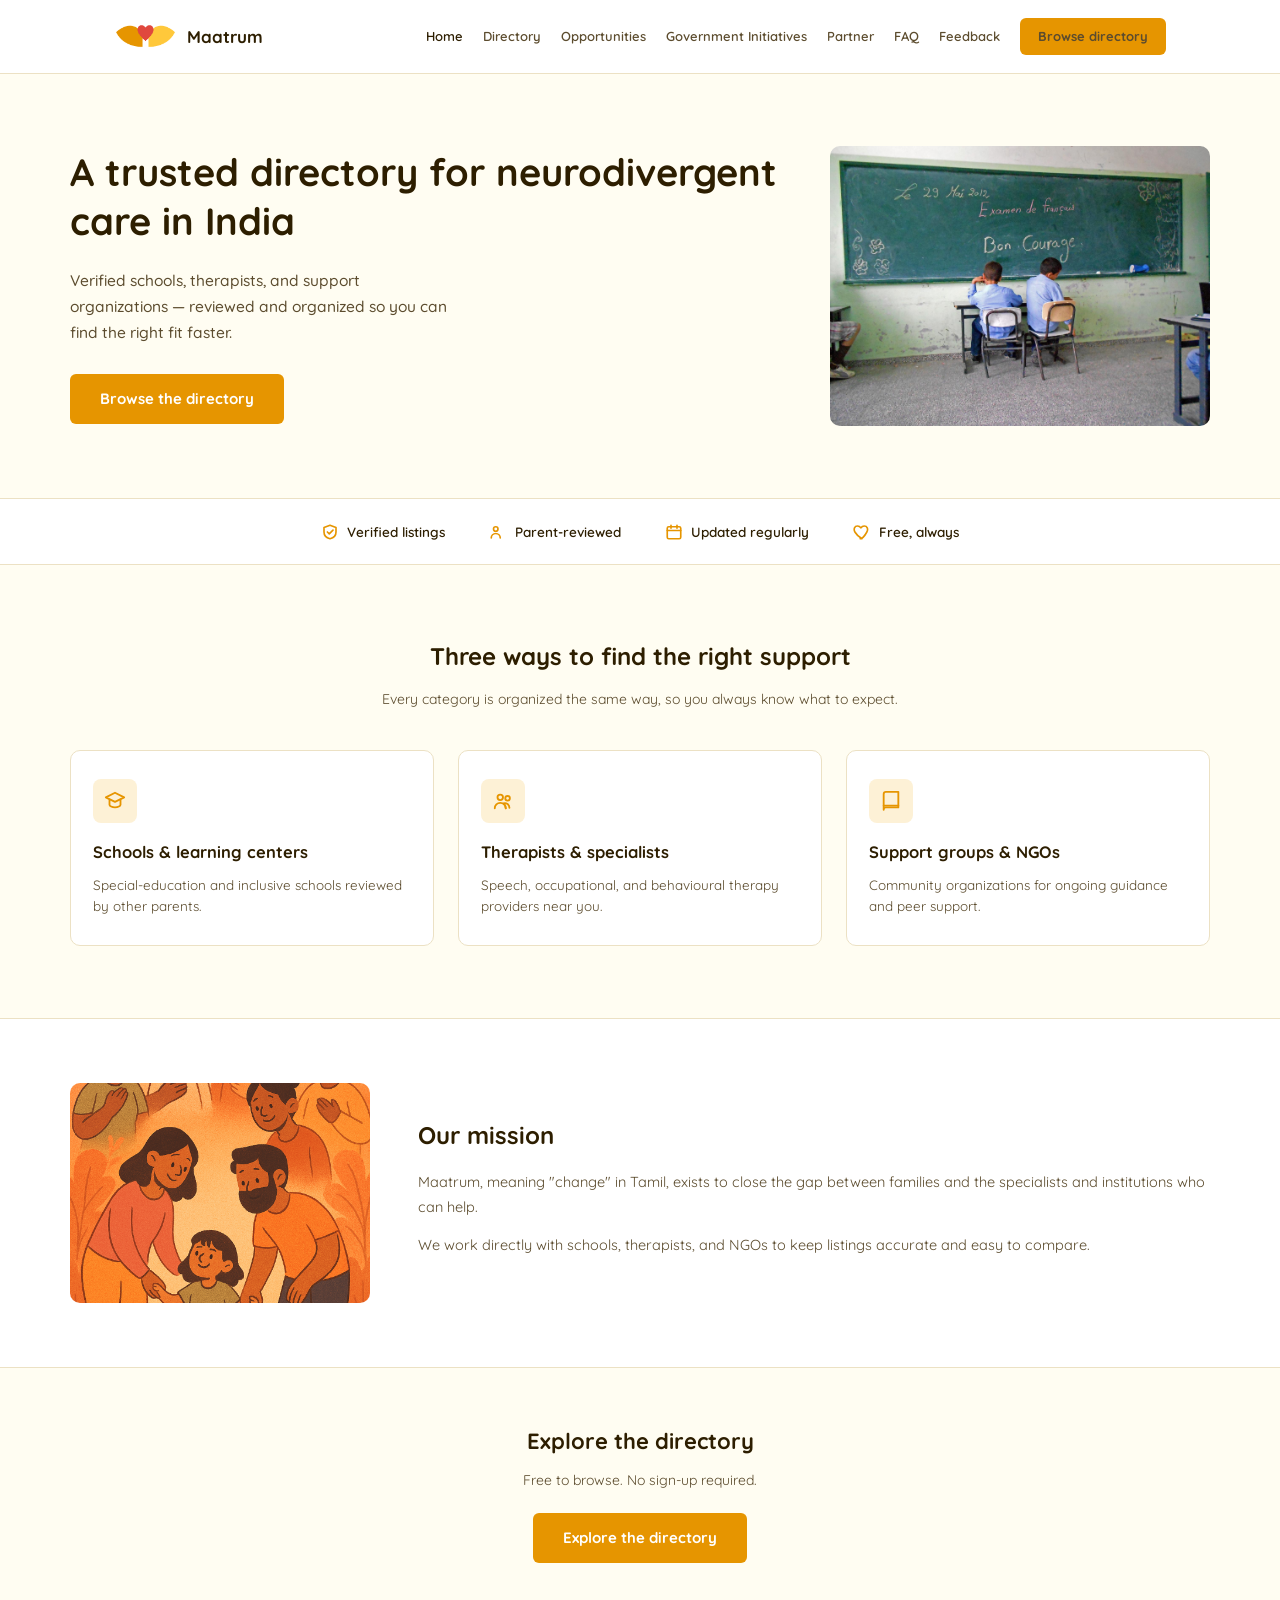
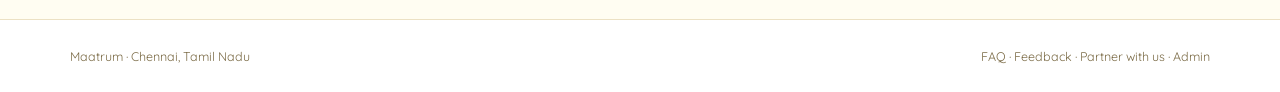
<file: index.html>
<!DOCTYPE html>
<html lang="en">
<head>
<script async src="https://www.googletagmanager.com/gtag/js?id=G-WJBPDDQL6F"></script>
<script>
  window.dataLayer = window.dataLayer || [];
  function gtag(){dataLayer.push(arguments);}
  gtag('js', new Date());
  gtag('config', 'G-WJBPDDQL6F');
</script>

<meta charset="UTF-8">
<meta name="viewport" content="width=device-width, initial-scale=1">

<title>Maatrum | Verified Special Needs Schools &amp; Therapists in Chennai</title>
<meta name="description" content="A free, verified directory of special education schools, therapists, and support organizations for neurodivergent children in Chennai and across India. No sign-up required.">
<link rel="canonical" href="https://maatrum.netlify.app/">

<meta property="og:type" content="website">
<meta property="og:site_name" content="Maatrum">
<meta property="og:title" content="Maatrum | Verified Special Needs Care in India">
<meta property="og:description" content="Verified schools, therapists, and support organizations — reviewed and organized so you can find the right fit faster.">
<meta property="og:url" content="https://maatrum.netlify.app/">
<meta property="og:image" content="https://maatrum.netlify.app/cover.jpg">
<meta name="twitter:card" content="summary_large_image">
<meta name="twitter:title" content="Maatrum | Verified Special Needs Care in India">
<meta name="twitter:description" content="Verified schools, therapists, and support organizations for neurodivergent children.">
<meta name="twitter:image" content="https://maatrum.netlify.app/cover.jpg">

<link rel="preconnect" href="https://fonts.googleapis.com">
<link rel="preconnect" href="https://fonts.gstatic.com" crossorigin>
<link href="https://fonts.googleapis.com/css2?family=Quicksand:wght@500;600;700&display=swap" rel="stylesheet">
<link rel="icon" href="favicon-32.png" sizes="32x32">
<link rel="icon" href="favicon-16.png" sizes="16x16">
<link rel="apple-touch-icon" href="favicon-180.png">
<link rel="stylesheet" href="site.css">

<script type="application/ld+json">
{
  "@context": "https://schema.org",
  "@type": "Organization",
  "name": "Maatrum",
  "url": "https://maatrum.netlify.app/",
  "logo": "https://maatrum.netlify.app/logo.png",
  "description": "A free directory of verified special education schools, therapists, and support organizations for neurodivergent children in India.",
  "areaServed": {
    "@type": "City",
    "name": "Chennai",
    "address": {
      "@type": "PostalAddress",
      "addressLocality": "Chennai",
      "addressRegion": "Tamil Nadu",
      "addressCountry": "IN"
    }
  }
}
</script>
</head>
<body>

<a class="skip-link" href="#main">Skip to content</a>

<header class="site-header">
  <div class="header-inner">
    <a class="brand" href="index.html">
      <img src="logo-mark.png" alt="">
      <span>Maatrum</span>
    </a>

    <button class="nav-toggle" aria-expanded="false" aria-controls="site-nav" aria-label="Menu">
      <span></span><span></span><span></span>
    </button>

    <nav class="site-nav" id="site-nav">
      <a href="index.html" aria-current="page">Home</a>
      <a href="directory.html">Directory</a>
      <a href="opportunities.html">Opportunities</a>
      <a href="gvmnt.html">Government Initiatives</a>
      <a href="partner.html">Partner</a>
      <a href="faq.html">FAQ</a>
      <a href="feedback.html">Feedback</a>
      <a class="btn btn-sm" href="directory.html">Browse directory</a>
    </nav>
  </div>
</header>

<main id="main">

  <section class="hero">
    <div class="hero-inner">
      <div class="hero-copy">
        <h1>A trusted directory for neurodivergent care in India</h1>
        <p>Verified schools, therapists, and support organizations — reviewed and
           organized so you can find the right fit faster.</p>
        <a class="btn" href="directory.html">Browse the directory</a>
      </div>
      <img class="hero-img" src="cover.jpg"
           alt="A parent and child sitting together in a calm, sunlit room">
    </div>
  </section>

  <section class="trust" aria-label="Why families trust Maatrum">
    <ul>
      <li>
        <svg width="18" height="18" viewBox="0 0 24 24" fill="none" stroke="#e69500" stroke-width="2.2" stroke-linecap="round" stroke-linejoin="round" aria-hidden="true"><path d="M12 3 4 6v6c0 5 3.5 8 8 9 4.5-1 8-4 8-9V6l-8-3Z"/><path d="m8.5 12 2.5 2.5L16 9.5"/></svg>
        Verified listings
      </li>
      <li>
        <svg width="18" height="18" viewBox="0 0 24 24" fill="none" stroke="#e69500" stroke-width="2.2" stroke-linecap="round" stroke-linejoin="round" aria-hidden="true"><circle cx="9" cy="8" r="3"/><path d="M3 20c0-3.3 2.7-6 6-6s6 2.7 6 6"/></svg>
        Parent-reviewed
      </li>
      <li>
        <svg width="18" height="18" viewBox="0 0 24 24" fill="none" stroke="#e69500" stroke-width="2.2" stroke-linecap="round" stroke-linejoin="round" aria-hidden="true"><rect x="3" y="5" width="18" height="16" rx="2"/><path d="M3 10h18M8 3v4M16 3v4"/></svg>
        Updated regularly
      </li>
      <li>
        <svg width="18" height="18" viewBox="0 0 24 24" fill="none" stroke="#e69500" stroke-width="2.2" stroke-linecap="round" stroke-linejoin="round" aria-hidden="true"><path d="M12 21s-7-4.5-9.5-9C.5 8 2 4 6 4c2 0 3.5 1 4.5 2.5C11.5 5 13 4 15 4c4 0 5.5 4 3.5 8-2.5 4.5-6.5 9-9 9Z"/></svg>
        Free, always
      </li>
    </ul>
  </section>

  <section class="categories">
    <div class="section-head">
      <h2>Three ways to find the right support</h2>
      <p>Every category is organized the same way, so you always know what to expect.</p>
    </div>

    <div class="cat-grid">
      <a class="cat-card" href="directory.html?type=School">
        <div class="cat-icon">
          <svg width="22" height="22" viewBox="0 0 24 24" fill="none" stroke="#e69500" stroke-width="2" stroke-linecap="round" stroke-linejoin="round" aria-hidden="true"><path d="M12 3 2 8l10 5 10-5-10-5Z"/><path d="M6 10.5V16c0 1.5 2.7 3 6 3s6-1.5 6-3v-5.5"/></svg>
        </div>
        <h3>Schools &amp; learning centers</h3>
        <p>Special-education and inclusive schools reviewed by other parents.</p>
      </a>

      <a class="cat-card" href="directory.html?type=Therapist">
        <div class="cat-icon">
          <svg width="22" height="22" viewBox="0 0 24 24" fill="none" stroke="#e69500" stroke-width="2" stroke-linecap="round" stroke-linejoin="round" aria-hidden="true"><circle cx="9" cy="8" r="3"/><circle cx="17" cy="9" r="2.5"/><path d="M3 20c0-3.3 2.7-6 6-6s6 2.7 6 6"/><path d="M15 20c0-2.2-1-4.2-2.5-5.4a5 5 0 0 1 6.5 4.8"/></svg>
        </div>
        <h3>Therapists &amp; specialists</h3>
        <p>Speech, occupational, and behavioural therapy providers near you.</p>
      </a>

      <a class="cat-card" href="directory.html?type=NGO">
        <div class="cat-icon">
          <svg width="22" height="22" viewBox="0 0 24 24" fill="none" stroke="#e69500" stroke-width="2" stroke-linecap="round" stroke-linejoin="round" aria-hidden="true"><path d="M4 4.5A2.5 2.5 0 0 1 6.5 2H20v17H6.5A2.5 2.5 0 0 0 4 21.5v-17Z"/><path d="M4 17h16"/></svg>
        </div>
        <h3>Support groups &amp; NGOs</h3>
        <p>Community organizations for ongoing guidance and peer support.</p>
      </a>
    </div>
  </section>

  <section class="mission">
    <div class="mission-inner">
      <img src="family supporting.png"
           alt="Members of a family standing together with a support worker">
      <div class="mission-copy">
        <h2>Our mission</h2>
        <p>Maatrum, meaning "change" in Tamil, exists to close the gap between families
           and the specialists and institutions who can help.</p>
        <p>We work directly with schools, therapists, and NGOs to keep listings accurate
           and easy to compare.</p>
      </div>
    </div>
  </section>

  <section class="closing">
    <h2>Explore the directory</h2>
    <p>Free to browse. No sign-up required.</p>
    <a class="btn" href="directory.html">Explore the directory</a>
  </section>

</main>

<footer class="site-footer">
  <div class="footer-inner">
    <span>Maatrum &middot; Chennai, Tamil Nadu</span>
    <span>
      <a href="faq.html">FAQ</a> &middot;
      <a href="feedback.html">Feedback</a> &middot;
      <a href="partner.html">Partner with us</a> &middot;
      <a href="admin.html">Admin</a>
    </span>
  </div>
</footer>

<script>
  var t = document.querySelector('.nav-toggle');
  var n = document.getElementById('site-nav');
  t.addEventListener('click', function () {
    var open = n.classList.toggle('open');
    t.setAttribute('aria-expanded', open);
  });
</script>


</body>
</html>
</file>
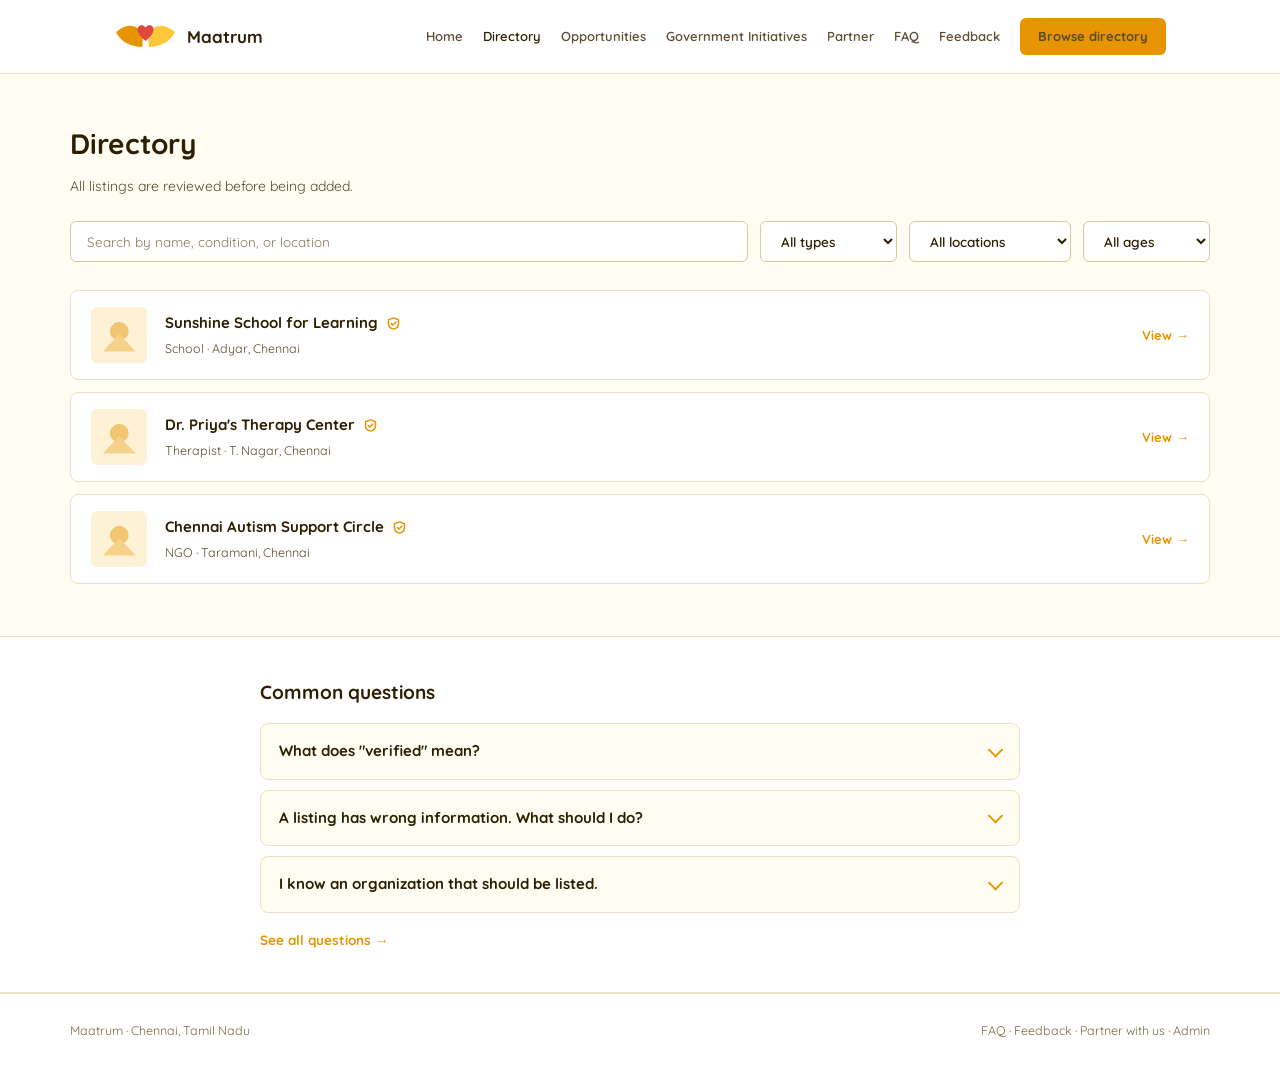
<file: directory.html>
<!DOCTYPE html>
<html lang="en">
<head>
<script async src="https://www.googletagmanager.com/gtag/js?id=G-WJBPDDQL6F"></script>
<script>
  window.dataLayer = window.dataLayer || [];
  function gtag(){dataLayer.push(arguments);}
  gtag('js', new Date());
  gtag('config', 'G-WJBPDDQL6F');
</script>

<meta charset="UTF-8">
<meta name="viewport" content="width=device-width, initial-scale=1">

<title>Directory | Special Needs Schools, Therapists &amp; NGOs in Chennai | Maatrum</title>
<meta name="description" content="Browse verified special education schools, therapists, and support organizations across Chennai. Filter by type, location, and age group. Free, no sign-up.">
<link rel="canonical" href="https://maatrum.netlify.app/directory.html">

<meta property="og:type" content="website">
<meta property="og:site_name" content="Maatrum">
<meta property="og:title" content="Maatrum Directory | Verified Special Needs Services">
<meta property="og:description" content="Browse verified schools, therapists, and NGOs. Filter by type, location, and age group.">
<meta property="og:url" content="https://maatrum.netlify.app/directory.html">
<meta property="og:image" content="https://maatrum.netlify.app/cover.jpg">

<link rel="preconnect" href="https://fonts.googleapis.com">
<link rel="preconnect" href="https://fonts.gstatic.com" crossorigin>
<link href="https://fonts.googleapis.com/css2?family=Quicksand:wght@500;600;700&display=swap" rel="stylesheet">
<link rel="icon" href="favicon-32.png" sizes="32x32">
<link rel="icon" href="favicon-16.png" sizes="16x16">
<link rel="apple-touch-icon" href="favicon-180.png">
<link rel="stylesheet" href="site.css">
</head>
<body>

<a class="skip-link" href="#main">Skip to content</a>

<header class="site-header">
  <div class="header-inner">
    <a class="brand" href="index.html">
      <img src="logo-mark.png" alt="">
      <span>Maatrum</span>
    </a>

    <button class="nav-toggle" aria-expanded="false" aria-controls="site-nav" aria-label="Menu">
      <span></span><span></span><span></span>
    </button>

    <nav class="site-nav" id="site-nav">
      <a href="index.html">Home</a>
      <a href="directory.html" aria-current="page">Directory</a>
      <a href="opportunities.html">Opportunities</a>
      <a href="gvmnt.html">Government Initiatives</a>
      <a href="partner.html">Partner</a>
      <a href="faq.html">FAQ</a>
      <a href="feedback.html">Feedback</a>
      <a class="btn btn-sm" href="directory.html">Browse directory</a>
    </nav>
  </div>
</header>

<main id="main">

  <section class="dir-head">
    <div class="dir-head-inner">
      <h1>Directory</h1>
      <p>All listings are reviewed before being added.</p>
    </div>
  </section>

  <section class="dir-filters">
    <div class="dir-filters-inner">
      <label class="skip-link" for="q">Search listings</label>
      <input id="q" type="search" placeholder="Search by name, condition, or location">

      <label class="skip-link" for="f-type">Type</label>
      <select id="f-type">
        <option value="">All types</option>
        <option>School</option>
        <option>Centre</option>
        <option>Therapist</option>
        <option>NGO</option>
        <option>Organization</option>
      </select>

      <label class="skip-link" for="f-loc">Location</label>
      <select id="f-loc">
        <option value="">All locations</option>
        <option>Adyar</option>
        <option>Kottivakkam</option>
        <option>Mahalingapuram</option>
        <option>T. Nagar</option>
        <option>Thiruvanmiyur</option>
        <option>Taramani</option>
      </select>

      <label class="skip-link" for="f-age">Age group</label>
      <select id="f-age">
        <option value="">All ages</option>
        <option>Early years</option>
        <option>Primary</option>
        <option>Secondary</option>
        <option>Adult</option>
      </select>
    </div>
  </section>

  <section class="dir-list">
    <div class="dir-list-inner" id="listings">

      <!-- ===================================================================
           PRE-RENDERED LISTINGS
           Replace the sample rows below with output from your build script.
           Each row needs data-name / data-type / data-loc / data-age so the
           filters work without a round trip to Firestore.
           =================================================================== -->

      <a class="listing" href="#" data-name="Sunshine School for Learning" data-type="School" data-loc="Adyar" data-age="Primary">
        <img src="listing-placeholder.png" alt="">
        <div class="listing-body">
          <div class="listing-name">
            <strong>Sunshine School for Learning</strong>
            <svg width="15" height="15" viewBox="0 0 24 24" fill="none" stroke="#e69500" stroke-width="2.4" stroke-linecap="round" stroke-linejoin="round" aria-label="Verified"><title>Verified</title><path d="M12 3 4 6v6c0 5 3.5 8 8 9 4.5-1 8-4 8-9V6l-8-3Z"/><path d="m8.5 12 2.5 2.5L16 9.5"/></svg>
          </div>
          <div class="listing-meta">School &middot; Adyar, Chennai</div>
        </div>
        <span class="listing-cta">View &rarr;</span>
      </a>

      <a class="listing" href="#" data-name="Dr. Priya's Therapy Center" data-type="Therapist" data-loc="T. Nagar" data-age="Early years">
        <img src="listing-placeholder.png" alt="">
        <div class="listing-body">
          <div class="listing-name">
            <strong>Dr. Priya's Therapy Center</strong>
            <svg width="15" height="15" viewBox="0 0 24 24" fill="none" stroke="#e69500" stroke-width="2.4" stroke-linecap="round" stroke-linejoin="round" aria-label="Verified"><title>Verified</title><path d="M12 3 4 6v6c0 5 3.5 8 8 9 4.5-1 8-4 8-9V6l-8-3Z"/><path d="m8.5 12 2.5 2.5L16 9.5"/></svg>
          </div>
          <div class="listing-meta">Therapist &middot; T. Nagar, Chennai</div>
        </div>
        <span class="listing-cta">View &rarr;</span>
      </a>

      <a class="listing" href="#" data-name="Chennai Autism Support Circle" data-type="NGO" data-loc="Taramani" data-age="Secondary">
        <img src="listing-placeholder.png" alt="">
        <div class="listing-body">
          <div class="listing-name">
            <strong>Chennai Autism Support Circle</strong>
            <svg width="15" height="15" viewBox="0 0 24 24" fill="none" stroke="#e69500" stroke-width="2.4" stroke-linecap="round" stroke-linejoin="round" aria-label="Verified"><title>Verified</title><path d="M12 3 4 6v6c0 5 3.5 8 8 9 4.5-1 8-4 8-9V6l-8-3Z"/><path d="m8.5 12 2.5 2.5L16 9.5"/></svg>
          </div>
          <div class="listing-meta">NGO &middot; Taramani, Chennai</div>
        </div>
        <span class="listing-cta">View &rarr;</span>
      </a>

    </div>

    <div class="dir-list-inner">
      <p class="dir-empty" id="empty" hidden>No listings match those filters. Try clearing one.</p>
    </div>
  </section>

  <section class="faq-inline">
    <div class="faq-inline-inner">
      <h2>Common questions</h2>

      <details class="faq">
        <summary>What does "verified" mean?</summary>
        <div class="faq-body">
          <p>Before a listing is published we confirm that the organization exists, that its
             contact details work, and that the services and age groups listed are accurate.
             It isn't an endorsement or a quality rating.</p>
        </div>
      </details>

      <details class="faq">
        <summary>A listing has wrong information. What should I do?</summary>
        <div class="faq-body">
          <p>Tell us through the <a href="feedback.html">feedback form</a> — choose "Correct
             an existing listing" and name the organization. You can do this anonymously.</p>
        </div>
      </details>

      <details class="faq">
        <summary>I know an organization that should be listed.</summary>
        <div class="faq-body">
          <p>Use the <a href="feedback.html">feedback form</a> and choose "Suggest an
             organization to add." You don't need to be connected to it to suggest it.</p>
        </div>
      </details>

      <a class="faq-more" href="faq.html">See all questions &rarr;</a>
    </div>
  </section>

</main>

<footer class="site-footer">
  <div class="footer-inner">
    <span>Maatrum &middot; Chennai, Tamil Nadu</span>
    <span>
      <a href="faq.html">FAQ</a> &middot;
      <a href="feedback.html">Feedback</a> &middot;
      <a href="partner.html">Partner with us</a> &middot;
      <a href="admin.html">Admin</a>
    </span>
  </div>
</footer>

<script>
  var t = document.querySelector('.nav-toggle');
  var n = document.getElementById('site-nav');
  t.addEventListener('click', function () {
    var open = n.classList.toggle('open');
    t.setAttribute('aria-expanded', open);
  });

  var q = document.getElementById('q');
  var fType = document.getElementById('f-type');
  var fLoc = document.getElementById('f-loc');
  var fAge = document.getElementById('f-age');
  var rows = Array.prototype.slice.call(document.querySelectorAll('.listing'));
  var empty = document.getElementById('empty');

  var params = new URLSearchParams(location.search);
  if (params.get('type')) fType.value = params.get('type');

  function apply() {
    var text = q.value.trim().toLowerCase();
    var shown = 0;

    rows.forEach(function (row) {
      var hay = (row.dataset.name + ' ' + row.dataset.type + ' ' + row.dataset.loc).toLowerCase();
      var ok = (!text || hay.indexOf(text) !== -1)
            && (!fType.value || row.dataset.type === fType.value)
            && (!fLoc.value  || row.dataset.loc  === fLoc.value)
            && (!fAge.value  || row.dataset.age  === fAge.value);
      row.hidden = !ok;
      if (ok) shown++;
    });

    empty.hidden = shown > 0;
  }

  [q, fType, fLoc, fAge].forEach(function (el) {
    el.addEventListener('input', apply);
    el.addEventListener('change', apply);
  });

  apply();
</script>

</body>
</html>
</file>
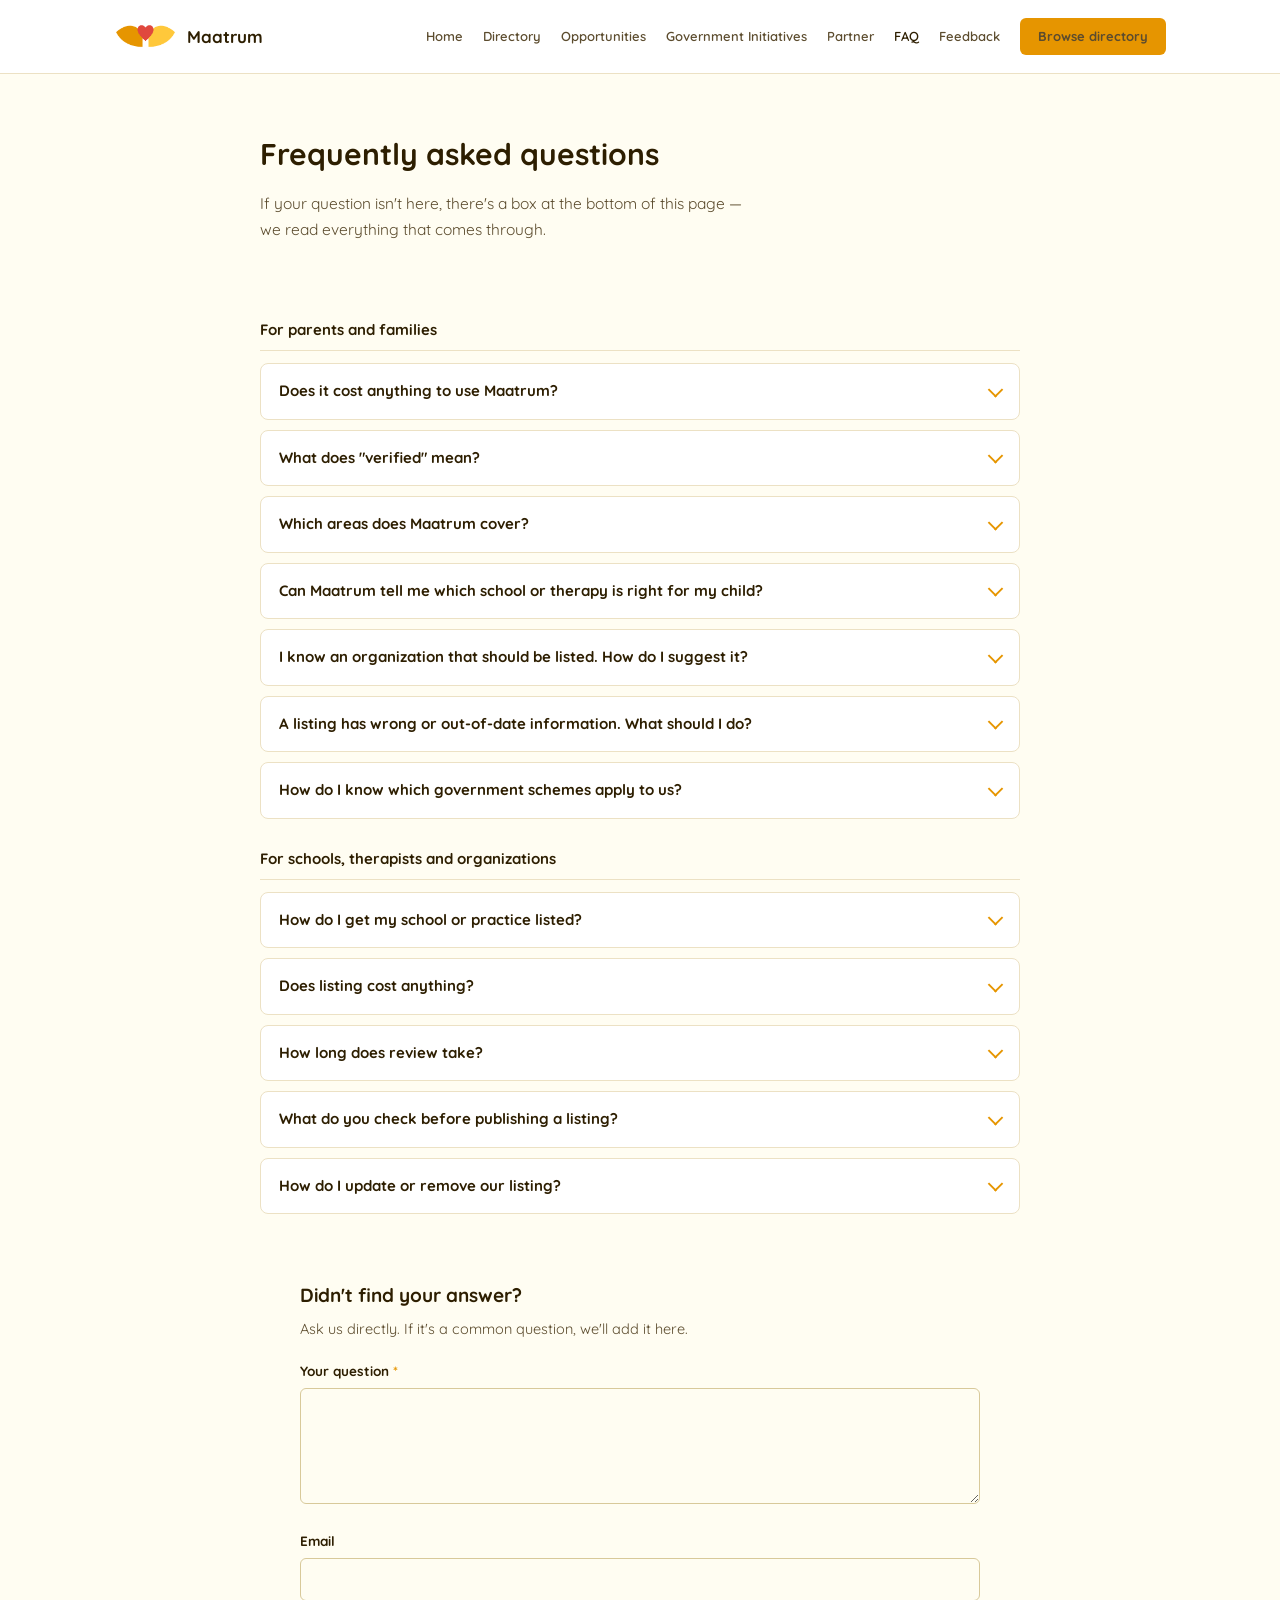
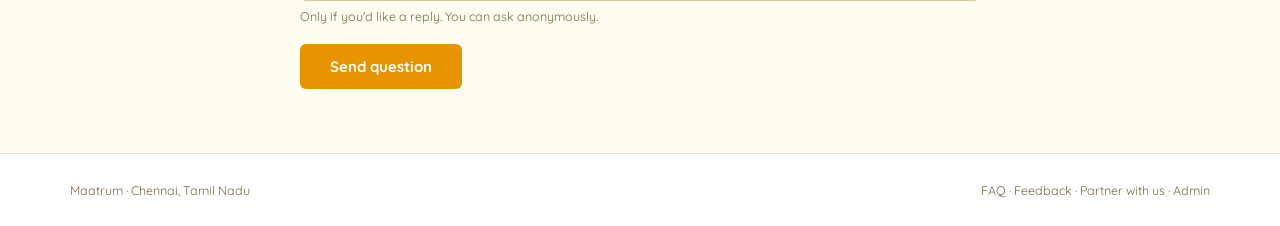
<file: faq.html>
<!DOCTYPE html>
<html lang="en">
<head>
<script async src="https://www.googletagmanager.com/gtag/js?id=G-WJBPDDQL6F"></script>
<script>
  window.dataLayer = window.dataLayer || [];
  function gtag(){dataLayer.push(arguments);}
  gtag('js', new Date());
  gtag('config', 'G-WJBPDDQL6F');
</script>

<meta charset="UTF-8">
<meta name="viewport" content="width=device-width, initial-scale=1">

<title>Frequently Asked Questions | Maatrum</title>
<meta name="description" content="Common questions about the Maatrum directory — how listings are verified, what it costs, how to get your school or practice listed, and how to suggest an organization.">
<link rel="canonical" href="https://maatrum.netlify.app/faq.html">

<meta property="og:type" content="website">
<meta property="og:site_name" content="Maatrum">
<meta property="og:title" content="Frequently Asked Questions | Maatrum">
<meta property="og:description" content="How listings are verified, what it costs, and how to get listed.">
<meta property="og:url" content="https://maatrum.netlify.app/faq.html">

<link rel="preconnect" href="https://fonts.googleapis.com">
<link rel="preconnect" href="https://fonts.gstatic.com" crossorigin>
<link href="https://fonts.googleapis.com/css2?family=Quicksand:wght@500;600;700&display=swap" rel="stylesheet">
<link rel="icon" href="favicon-32.png" sizes="32x32">
<link rel="icon" href="favicon-16.png" sizes="16x16">
<link rel="apple-touch-icon" href="favicon-180.png">
<link rel="stylesheet" href="site.css">

<!-- NOTE: keep this in sync with the visible answers below. If you change an
     answer, change it here too, or Google may show outdated text. -->
<script type="application/ld+json">
{
  "@context": "https://schema.org",
  "@type": "FAQPage",
  "mainEntity": [
    {
      "@type": "Question",
      "name": "Does it cost anything to use Maatrum?",
      "acceptedAnswer": { "@type": "Answer", "text": "No. Browsing the directory is free and does not require an account or sign-up." }
    },
    {
      "@type": "Question",
      "name": "What does \"verified\" mean?",
      "acceptedAnswer": { "@type": "Answer", "text": "Before a listing is published we confirm that the organization exists, that its contact details work, and that the services and age groups listed are accurate." }
    },
    {
      "@type": "Question",
      "name": "Which areas does Maatrum cover?",
      "acceptedAnswer": { "@type": "Answer", "text": "Most listings are in and around Chennai. We are adding other cities gradually." }
    },
    {
      "@type": "Question",
      "name": "Can Maatrum tell me which school or therapy is right for my child?",
      "acceptedAnswer": { "@type": "Answer", "text": "No. Maatrum is a directory, not a clinical or advisory service. We can help you find and compare options, but decisions about diagnosis, therapy, or schooling should be made with qualified professionals who know your child." }
    },
    {
      "@type": "Question",
      "name": "How do I get my school or practice listed?",
      "acceptedAnswer": { "@type": "Answer", "text": "Fill in the partner form with your organization's details. We review each submission before publishing." }
    },
    {
      "@type": "Question",
      "name": "Does listing cost anything?",
      "acceptedAnswer": { "@type": "Answer", "text": "No. Listing is free, and we do not charge for placement or ranking." }
    }
  ]
}
</script>
</head>
<body>

<a class="skip-link" href="#main">Skip to content</a>

<header class="site-header">
  <div class="header-inner">
    <a class="brand" href="index.html">
      <img src="logo-mark.png" alt="">
      <span>Maatrum</span>
    </a>

    <button class="nav-toggle" aria-expanded="false" aria-controls="site-nav" aria-label="Menu">
      <span></span><span></span><span></span>
    </button>

    <nav class="site-nav" id="site-nav">
      <a href="index.html">Home</a>
      <a href="directory.html">Directory</a>
      <a href="opportunities.html">Opportunities</a>
      <a href="gvmnt.html">Government Initiatives</a>
      <a href="partner.html">Partner</a>
      <a href="faq.html" aria-current="page">FAQ</a>
      <a href="feedback.html">Feedback</a>
      <a class="btn btn-sm" href="directory.html">Browse directory</a>
    </nav>
  </div>
</header>

<main id="main">

  <section class="page-head">
    <div class="page-head-inner">
      <h1>Frequently asked questions</h1>
      <p>If your question isn't here, there's a box at the bottom of this page — we
         read everything that comes through.</p>
    </div>
  </section>

  <section class="faq-section">
    <div class="faq-inner">

      <h2 class="faq-group">For parents and families</h2>

      <details class="faq" id="q-cost">
        <summary>Does it cost anything to use Maatrum?</summary>
        <div class="faq-body">
          <p>No. Browsing the directory is free and doesn't require an account or sign-up.</p>
        </div>
      </details>

      <details class="faq" id="q-verified">
        <summary>What does "verified" mean?</summary>
        <div class="faq-body">
          <p>Before a listing is published we confirm that the organization exists, that its
             contact details work, and that the services and age groups listed are accurate.</p>
          <p>Verification is not an endorsement or a quality rating. It means the information
             is correct, not that we recommend one organization over another.</p>
        </div>
      </details>

      <details class="faq" id="q-areas">
        <summary>Which areas does Maatrum cover?</summary>
        <div class="faq-body">
          <p>Most listings are in and around Chennai. We're adding other cities gradually.
             If you know of an organization elsewhere that should be listed, please tell us.</p>
        </div>
      </details>

      <details class="faq" id="q-advice">
        <summary>Can Maatrum tell me which school or therapy is right for my child?</summary>
        <div class="faq-body">
          <p>No. Maatrum is a directory, not a clinical or advisory service. We can help you
             find and compare options, but decisions about diagnosis, therapy, or schooling
             should be made with qualified professionals who know your child.</p>
        </div>
      </details>

      <details class="faq" id="q-suggest">
        <summary>I know an organization that should be listed. How do I suggest it?</summary>
        <div class="faq-body">
          <p>Use the <a href="feedback.html">feedback form</a> and choose "Suggest an
             organization to add." You don't need to be connected to the organization to
             suggest it.</p>
        </div>
      </details>

      <details class="faq" id="q-wrong">
        <summary>A listing has wrong or out-of-date information. What should I do?</summary>
        <div class="faq-body">
          <p>Please tell us through the <a href="feedback.html">feedback form</a> — choose
             "Correct an existing listing" and name the organization. You can do this
             anonymously.</p>
        </div>
      </details>

      <details class="faq" id="q-schemes">
        <summary>How do I know which government schemes apply to us?</summary>
        <div class="faq-body">
          <p>Our <a href="gvmnt.html">government initiatives page</a> lists national schemes
             with the age groups each one covers, and links to the official site for each.
             Eligibility is decided by the scheme, not by us, so check the official page
             before applying.</p>
        </div>
      </details>

      <h2 class="faq-group">For schools, therapists and organizations</h2>

      <details class="faq" id="q-list">
        <summary>How do I get my school or practice listed?</summary>
        <div class="faq-body">
          <p>Fill in the <a href="partner.html">partner form</a> with your organization's
             details. We review each submission before publishing.</p>
        </div>
      </details>

      <details class="faq" id="q-listcost">
        <summary>Does listing cost anything?</summary>
        <div class="faq-body">
          <p>No. Listing is free, and we don't charge for placement or ranking.</p>
        </div>
      </details>

      <details class="faq" id="q-howlong">
        <summary>How long does review take?</summary>
        <div class="faq-body">
          <p><em>[Placeholder — replace with your actual timeframe.]</em> We aim to review
             new submissions within two weeks. If we need more information, we'll email the
             contact person named on the form.</p>
        </div>
      </details>

      <details class="faq" id="q-criteria">
        <summary>What do you check before publishing a listing?</summary>
        <div class="faq-body">
          <p><em>[Placeholder — replace with your actual process.]</em> We confirm the
             organization is operating, that the contact details work, and that the services
             and age groups described match what's offered. We may ask for registration
             details for schools and NGOs.</p>
        </div>
      </details>

      <details class="faq" id="q-update">
        <summary>How do I update or remove our listing?</summary>
        <div class="faq-body">
          <p>Use the <a href="feedback.html">feedback form</a>, choose "Correct an existing
             listing," and name your organization. We'll confirm the change with the contact
             person on file before making it.</p>
        </div>
      </details>

    </div>
  </section>

  <section class="form-section">
    <div class="form-inner">

      <div id="thanks" class="notice" hidden>
        <h2>Thank you — your question is with us.</h2>
        <p>If you left an email address we'll reply. Questions that come up often end up
           on this page.</p>
      </div>

      <div id="ask-block">
        <h2 class="ask-heading">Didn't find your answer?</h2>
        <p class="ask-intro">Ask us directly. If it's a common question, we'll add it here.</p>

        <form name="feedback"
              method="POST"
              data-netlify="true"
              netlify-honeypot="bot-field"
              action="/faq.html?submitted=1"
              id="ask-form">

          <input type="hidden" name="form-name" value="feedback">
          <input type="hidden" name="reason" value="Question from FAQ page">

          <p class="hp">
            <label>Leave this field empty: <input name="bot-field"></label>
          </p>

          <div class="field">
            <label for="message">Your question <span aria-hidden="true">*</span></label>
            <textarea id="message" name="message" rows="4" required></textarea>
          </div>

          <div class="field">
            <label for="email">Email</label>
            <input id="email" name="email" type="email" autocomplete="email">
            <small>Only if you'd like a reply. You can ask anonymously.</small>
          </div>

          <button class="btn" type="submit">Send question</button>
        </form>
      </div>

    </div>
  </section>

</main>

<footer class="site-footer">
  <div class="footer-inner">
    <span>Maatrum &middot; Chennai, Tamil Nadu</span>
    <span>
      <a href="faq.html">FAQ</a> &middot;
      <a href="feedback.html">Feedback</a> &middot;
      <a href="partner.html">Partner with us</a> &middot;
      <a href="admin.html">Admin</a>
    </span>
  </div>
</footer>

<script>
  var t = document.querySelector('.nav-toggle');
  var n = document.getElementById('site-nav');
  t.addEventListener('click', function () {
    var open = n.classList.toggle('open');
    t.setAttribute('aria-expanded', open);
  });

  // Deep-link support: /faq.html#q-verified opens that answer and scrolls to it
  function openFromHash() {
    var id = location.hash.slice(1);
    if (!id) return;
    var el = document.getElementById(id);
    if (el && el.tagName === 'DETAILS') {
      el.open = true;
      el.scrollIntoView({ block: 'center' });
    }
  }
  openFromHash();
  window.addEventListener('hashchange', openFromHash);

  // Keep the URL shareable as answers are opened
  document.querySelectorAll('.faq').forEach(function (d) {
    d.addEventListener('toggle', function () {
      if (d.open && history.replaceState) {
        history.replaceState(null, '', '#' + d.id);
      }
    });
  });

  if (new URLSearchParams(location.search).get('submitted')) {
    document.getElementById('thanks').hidden = false;
    document.getElementById('ask-block').hidden = true;
    document.getElementById('thanks').scrollIntoView({ block: 'center' });
  }
</script>

</body>
</html>
</file>
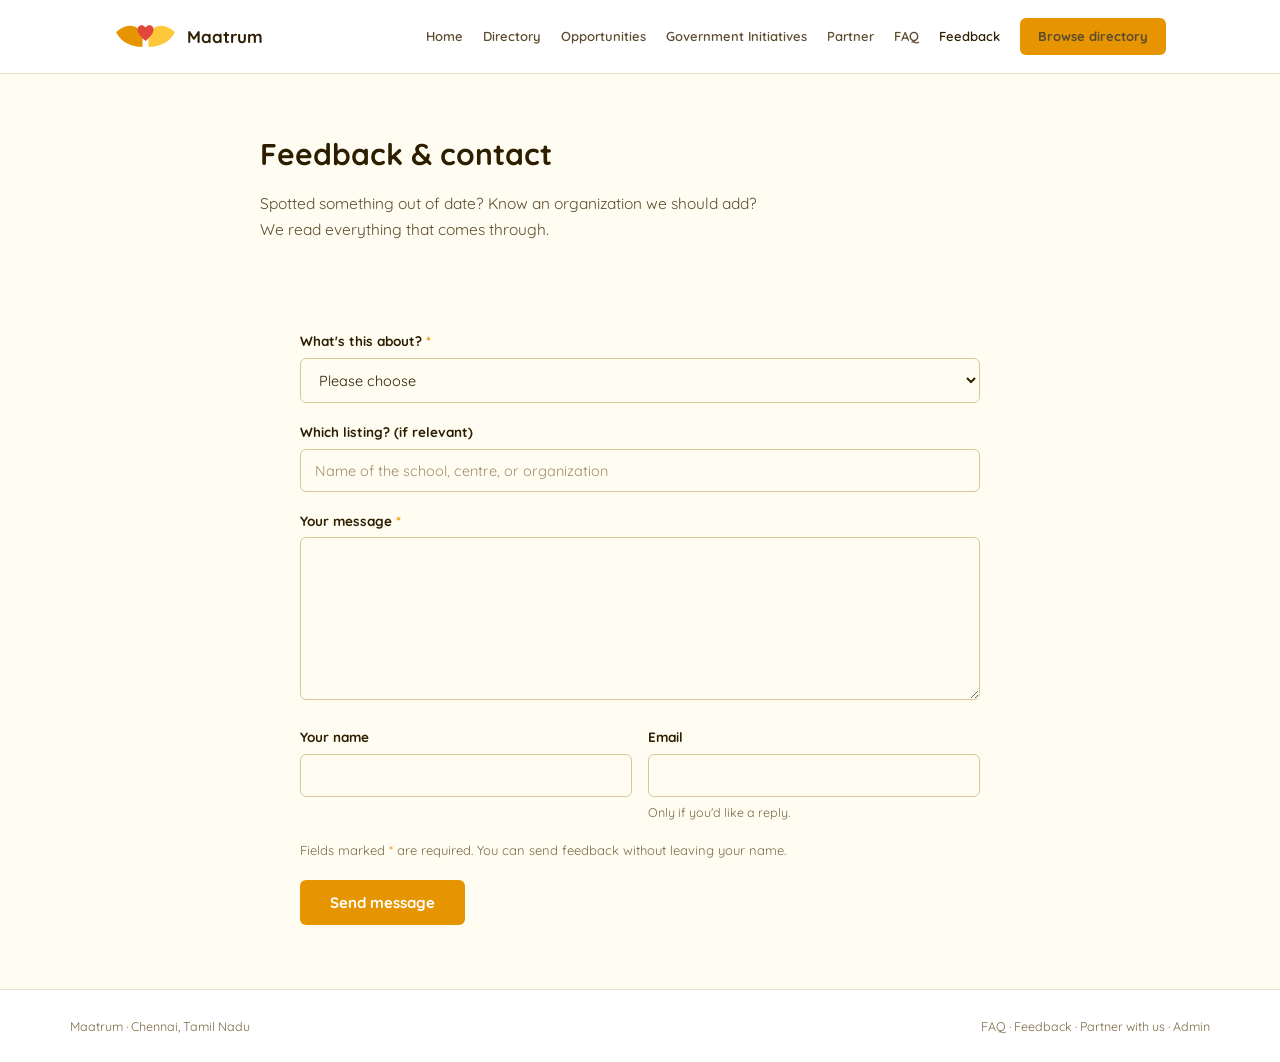
<file: feedback.html>
<!DOCTYPE html>
<html lang="en">
<head>
<script async src="https://www.googletagmanager.com/gtag/js?id=G-WJBPDDQL6F"></script>
<script>
  window.dataLayer = window.dataLayer || [];
  function gtag(){dataLayer.push(arguments);}
  gtag('js', new Date());
  gtag('config', 'G-WJBPDDQL6F');
</script>

<meta charset="UTF-8">
<meta name="viewport" content="width=device-width, initial-scale=1">

<title>Feedback &amp; Contact | Maatrum</title>
<meta name="description" content="Tell us about a listing that needs correcting, suggest an organization we should add, or get in touch with the Maatrum team.">
<link rel="canonical" href="https://maatrum.netlify.app/feedback.html">

<meta property="og:type" content="website">
<meta property="og:site_name" content="Maatrum">
<meta property="og:title" content="Feedback &amp; Contact | Maatrum">
<meta property="og:description" content="Suggest an organization, correct a listing, or get in touch.">
<meta property="og:url" content="https://maatrum.netlify.app/feedback.html">

<link rel="preconnect" href="https://fonts.googleapis.com">
<link rel="preconnect" href="https://fonts.gstatic.com" crossorigin>
<link href="https://fonts.googleapis.com/css2?family=Quicksand:wght@500;600;700&display=swap" rel="stylesheet">
<link rel="icon" href="favicon-32.png" sizes="32x32">
<link rel="icon" href="favicon-16.png" sizes="16x16">
<link rel="apple-touch-icon" href="favicon-180.png">
<link rel="stylesheet" href="site.css">
</head>
<body>

<a class="skip-link" href="#main">Skip to content</a>

<header class="site-header">
  <div class="header-inner">
    <a class="brand" href="index.html">
      <img src="logo-mark.png" alt="">
      <span>Maatrum</span>
    </a>

    <button class="nav-toggle" aria-expanded="false" aria-controls="site-nav" aria-label="Menu">
      <span></span><span></span><span></span>
    </button>

    <nav class="site-nav" id="site-nav">
      <a href="index.html">Home</a>
      <a href="directory.html">Directory</a>
      <a href="opportunities.html">Opportunities</a>
      <a href="gvmnt.html">Government Initiatives</a>
      <a href="partner.html">Partner</a>
      <a href="faq.html">FAQ</a>
      <a href="feedback.html" aria-current="page">Feedback</a>
      <a class="btn btn-sm" href="directory.html">Browse directory</a>
    </nav>
  </div>
</header>

<main id="main">

  <section class="page-head">
    <div class="page-head-inner">
      <h1>Feedback &amp; contact</h1>
      <p>Spotted something out of date? Know an organization we should add? We read
         everything that comes through.</p>
    </div>
  </section>

  <section class="form-section">
    <div class="form-inner">

      <div id="thanks" class="notice" hidden>
        <h2>Thank you — your message is with us.</h2>
        <p>If you asked a question or left an email address, we'll get back to you.</p>
      </div>

      <form name="feedback"
            method="POST"
            data-netlify="true"
            netlify-honeypot="bot-field"
            action="/feedback.html?submitted=1"
            id="feedback-form">

        <input type="hidden" name="form-name" value="feedback">

        <p class="hp">
          <label>Leave this field empty: <input name="bot-field"></label>
        </p>

        <div class="field">
          <label for="reason">What's this about? <span aria-hidden="true">*</span></label>
          <select id="reason" name="reason" required>
            <option value="">Please choose</option>
            <option>Suggest an organization to add</option>
            <option>Correct an existing listing</option>
            <option>Report a problem with the site</option>
            <option>General question</option>
          </select>
        </div>

        <div class="field">
          <label for="listing">Which listing? (if relevant)</label>
          <input id="listing" name="listing" type="text"
                 placeholder="Name of the school, centre, or organization">
        </div>

        <div class="field">
          <label for="message">Your message <span aria-hidden="true">*</span></label>
          <textarea id="message" name="message" rows="6" required></textarea>
        </div>

        <div class="field-row">
          <div class="field">
            <label for="name">Your name</label>
            <input id="name" name="name" type="text" autocomplete="name">
          </div>

          <div class="field">
            <label for="email">Email</label>
            <input id="email" name="email" type="email" autocomplete="email">
            <small>Only if you'd like a reply.</small>
          </div>
        </div>

        <p class="form-note">
          Fields marked <span aria-hidden="true">*</span> are required. You can send
          feedback without leaving your name.
        </p>

        <button class="btn" type="submit">Send message</button>
      </form>

    </div>
  </section>

</main>

<footer class="site-footer">
  <div class="footer-inner">
    <span>Maatrum &middot; Chennai, Tamil Nadu</span>
    <span>
      <a href="faq.html">FAQ</a> &middot;
      <a href="feedback.html">Feedback</a> &middot;
      <a href="partner.html">Partner with us</a> &middot;
      <a href="admin.html">Admin</a>
    </span>
  </div>
</footer>

<script>
  var t = document.querySelector('.nav-toggle');
  var n = document.getElementById('site-nav');
  t.addEventListener('click', function () {
    var open = n.classList.toggle('open');
    t.setAttribute('aria-expanded', open);
  });

  if (new URLSearchParams(location.search).get('submitted')) {
    document.getElementById('thanks').hidden = false;
    document.getElementById('feedback-form').hidden = true;
    document.getElementById('thanks').scrollIntoView({ block: 'center' });
  }
</script>


</body>
</html>
</file>
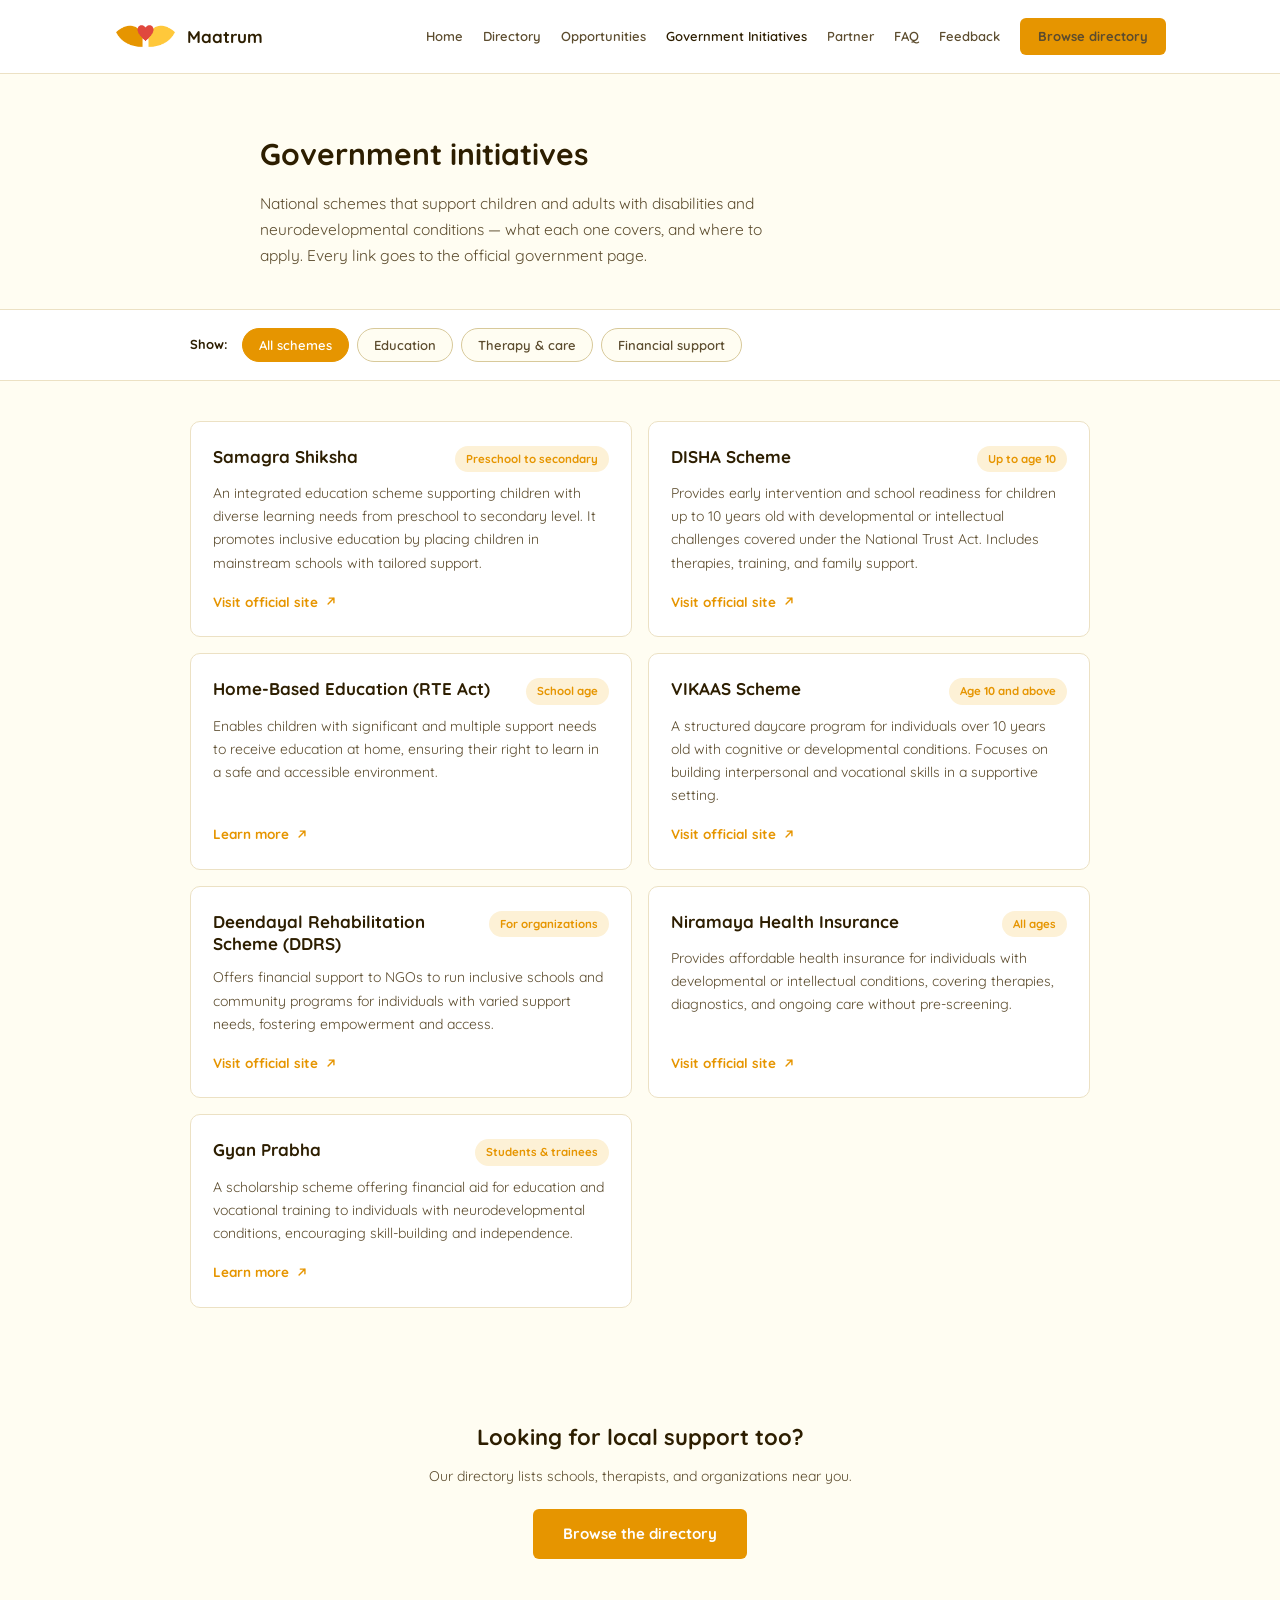
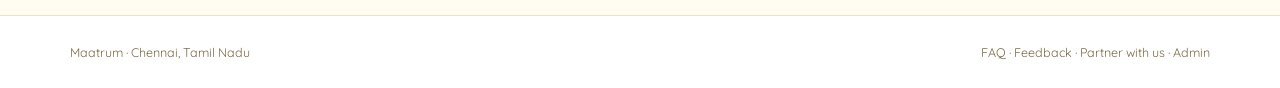
<file: gvmnt.html>
<!DOCTYPE html>
<html lang="en">
<head>
<script async src="https://www.googletagmanager.com/gtag/js?id=G-WJBPDDQL6F"></script>
<script>
  window.dataLayer = window.dataLayer || [];
  function gtag(){dataLayer.push(arguments);}
  gtag('js', new Date());
  gtag('config', 'G-WJBPDDQL6F');
</script>

<meta charset="UTF-8">
<meta name="viewport" content="width=device-width, initial-scale=1">

<title>Government Schemes for Children With Disabilities in India | Maatrum</title>
<meta name="description" content="Plain-language guide to Indian government schemes for children with disabilities and neurodevelopmental conditions — Samagra Shiksha, DISHA, VIKAAS, Niramaya health insurance, DDRS, Gyan Prabha, and home-based education under the RTE Act.">
<link rel="canonical" href="https://maatrum.netlify.app/gvmnt.html">

<meta property="og:type" content="website">
<meta property="og:site_name" content="Maatrum">
<meta property="og:title" content="Government Schemes for Children With Disabilities in India">
<meta property="og:description" content="Seven national schemes explained in plain language, with official links — education, therapy, daycare, health insurance, and scholarships.">
<meta property="og:url" content="https://maatrum.netlify.app/gvmnt.html">
<meta property="og:image" content="https://maatrum.netlify.app/cover.jpg">

<link rel="preconnect" href="https://fonts.googleapis.com">
<link rel="preconnect" href="https://fonts.gstatic.com" crossorigin>
<link href="https://fonts.googleapis.com/css2?family=Quicksand:wght@500;600;700&display=swap" rel="stylesheet">
<link rel="icon" href="favicon-32.png" sizes="32x32">
<link rel="icon" href="favicon-16.png" sizes="16x16">
<link rel="apple-touch-icon" href="favicon-180.png">
<link rel="stylesheet" href="site.css">
</head>
<body>

<a class="skip-link" href="#main">Skip to content</a>

<header class="site-header">
  <div class="header-inner">
    <a class="brand" href="index.html">
      <img src="logo-mark.png" alt="">
      <span>Maatrum</span>
    </a>

    <button class="nav-toggle" aria-expanded="false" aria-controls="site-nav" aria-label="Menu">
      <span></span><span></span><span></span>
    </button>

    <nav class="site-nav" id="site-nav">
      <a href="index.html">Home</a>
      <a href="directory.html">Directory</a>
      <a href="opportunities.html">Opportunities</a>
      <a href="gvmnt.html" aria-current="page">Government Initiatives</a>
      <a href="partner.html">Partner</a>
      <a href="faq.html">FAQ</a>
      <a href="feedback.html">Feedback</a>
      <a class="btn btn-sm" href="directory.html">Browse directory</a>
    </nav>
  </div>
</header>

<main id="main">

  <section class="page-head">
    <div class="page-head-inner">
      <h1>Government initiatives</h1>
      <p>National schemes that support children and adults with disabilities and
         neurodevelopmental conditions — what each one covers, and where to apply.
         Every link goes to the official government page.</p>
    </div>
  </section>

  <section class="scheme-filters" aria-label="Filter schemes">
    <div class="scheme-filters-inner">
      <span class="filter-label" id="filter-label">Show:</span>
      <div class="chips" role="group" aria-labelledby="filter-label">
        <button class="chip is-active" data-filter="all" aria-pressed="true">All schemes</button>
        <button class="chip" data-filter="education" aria-pressed="false">Education</button>
        <button class="chip" data-filter="therapy" aria-pressed="false">Therapy &amp; care</button>
        <button class="chip" data-filter="financial" aria-pressed="false">Financial support</button>
      </div>
    </div>
  </section>

  <section class="schemes">
    <div class="schemes-inner" id="scheme-list">

      <article class="scheme" data-cat="education">
        <div class="scheme-top">
          <h2>Samagra Shiksha</h2>
          <span class="tag">Preschool to secondary</span>
        </div>
        <p>An integrated education scheme supporting children with diverse learning needs
           from preschool to secondary level. It promotes inclusive education by placing
           children in mainstream schools with tailored support.</p>
        <a class="scheme-link" href="http://samagra.education.gov.in/" target="_blank" rel="noopener">
          Visit official site
          <svg width="14" height="14" viewBox="0 0 24 24" fill="none" stroke="currentColor" stroke-width="2.4" stroke-linecap="round" stroke-linejoin="round" aria-hidden="true"><path d="M7 17 17 7M9 7h8v8"/></svg>
          <span class="sr-only">(opens in a new tab)</span>
        </a>
      </article>

      <article class="scheme" data-cat="therapy">
        <div class="scheme-top">
          <h2>DISHA Scheme</h2>
          <span class="tag">Up to age 10</span>
        </div>
        <p>Provides early intervention and school readiness for children up to 10 years old
           with developmental or intellectual challenges covered under the National Trust
           Act. Includes therapies, training, and family support.</p>
        <a class="scheme-link" href="https://nationaltrust.nic.in/disha-scheme/" target="_blank" rel="noopener">
          Visit official site
          <svg width="14" height="14" viewBox="0 0 24 24" fill="none" stroke="currentColor" stroke-width="2.4" stroke-linecap="round" stroke-linejoin="round" aria-hidden="true"><path d="M7 17 17 7M9 7h8v8"/></svg>
          <span class="sr-only">(opens in a new tab)</span>
        </a>
      </article>

      <article class="scheme" data-cat="education">
        <div class="scheme-top">
          <h2>Home-Based Education (RTE Act)</h2>
          <span class="tag">School age</span>
        </div>
        <p>Enables children with significant and multiple support needs to receive education
           at home, ensuring their right to learn in a safe and accessible environment.</p>
        <a class="scheme-link" href="https://dsel.education.gov.in/en/rte" target="_blank" rel="noopener">
          Learn more
          <svg width="14" height="14" viewBox="0 0 24 24" fill="none" stroke="currentColor" stroke-width="2.4" stroke-linecap="round" stroke-linejoin="round" aria-hidden="true"><path d="M7 17 17 7M9 7h8v8"/></svg>
          <span class="sr-only">(opens in a new tab)</span>
        </a>
      </article>

      <article class="scheme" data-cat="therapy">
        <div class="scheme-top">
          <h2>VIKAAS Scheme</h2>
          <span class="tag">Age 10 and above</span>
        </div>
        <p>A structured daycare program for individuals over 10 years old with cognitive or
           developmental conditions. Focuses on building interpersonal and vocational skills
           in a supportive setting.</p>
        <a class="scheme-link" href="https://nationaltrust.nic.in/vikaas-scheme/" target="_blank" rel="noopener">
          Visit official site
          <svg width="14" height="14" viewBox="0 0 24 24" fill="none" stroke="currentColor" stroke-width="2.4" stroke-linecap="round" stroke-linejoin="round" aria-hidden="true"><path d="M7 17 17 7M9 7h8v8"/></svg>
          <span class="sr-only">(opens in a new tab)</span>
        </a>
      </article>

      <article class="scheme" data-cat="financial">
        <div class="scheme-top">
          <h2>Deendayal Rehabilitation Scheme (DDRS)</h2>
          <span class="tag">For organizations</span>
        </div>
        <p>Offers financial support to NGOs to run inclusive schools and community programs
           for individuals with varied support needs, fostering empowerment and access.</p>
        <a class="scheme-link" href="https://depwd.gov.in/en/ddrs/" target="_blank" rel="noopener">
          Visit official site
          <svg width="14" height="14" viewBox="0 0 24 24" fill="none" stroke="currentColor" stroke-width="2.4" stroke-linecap="round" stroke-linejoin="round" aria-hidden="true"><path d="M7 17 17 7M9 7h8v8"/></svg>
          <span class="sr-only">(opens in a new tab)</span>
        </a>
      </article>

      <article class="scheme" data-cat="financial therapy">
        <div class="scheme-top">
          <h2>Niramaya Health Insurance</h2>
          <span class="tag">All ages</span>
        </div>
        <p>Provides affordable health insurance for individuals with developmental or
           intellectual conditions, covering therapies, diagnostics, and ongoing care
           without pre-screening.</p>
        <a class="scheme-link" href="https://nationaltrust.nic.in/niramaya/" target="_blank" rel="noopener">
          Visit official site
          <svg width="14" height="14" viewBox="0 0 24 24" fill="none" stroke="currentColor" stroke-width="2.4" stroke-linecap="round" stroke-linejoin="round" aria-hidden="true"><path d="M7 17 17 7M9 7h8v8"/></svg>
          <span class="sr-only">(opens in a new tab)</span>
        </a>
      </article>

      <article class="scheme" data-cat="financial education">
        <div class="scheme-top">
          <h2>Gyan Prabha</h2>
          <span class="tag">Students &amp; trainees</span>
        </div>
        <p>A scholarship scheme offering financial aid for education and vocational training
           to individuals with neurodevelopmental conditions, encouraging skill-building and
           independence.</p>
        <a class="scheme-link" href="https://thenationaltrust.in/content/innerpage/our-schemes-at-a-glance.php" target="_blank" rel="noopener">
          Learn more
          <svg width="14" height="14" viewBox="0 0 24 24" fill="none" stroke="currentColor" stroke-width="2.4" stroke-linecap="round" stroke-linejoin="round" aria-hidden="true"><path d="M7 17 17 7M9 7h8v8"/></svg>
          <span class="sr-only">(opens in a new tab)</span>
        </a>
      </article>

    </div>

    <div class="schemes-inner">
      <p class="dir-empty" id="empty" hidden>No schemes in that category.</p>
    </div>
  </section>

  <section class="closing">
    <h2>Looking for local support too?</h2>
    <p>Our directory lists schools, therapists, and organizations near you.</p>
    <a class="btn" href="directory.html">Browse the directory</a>
  </section>

</main>

<footer class="site-footer">
  <div class="footer-inner">
    <span>Maatrum &middot; Chennai, Tamil Nadu</span>
    <span>
      <a href="faq.html">FAQ</a> &middot;
      <a href="feedback.html">Feedback</a> &middot;
      <a href="partner.html">Partner with us</a> &middot;
      <a href="admin.html">Admin</a>
    </span>
  </div>
</footer>

<script>
  var t = document.querySelector('.nav-toggle');
  var n = document.getElementById('site-nav');
  t.addEventListener('click', function () {
    var open = n.classList.toggle('open');
    t.setAttribute('aria-expanded', open);
  });

  var chips = Array.prototype.slice.call(document.querySelectorAll('.chip'));
  var schemes = Array.prototype.slice.call(document.querySelectorAll('.scheme'));
  var empty = document.getElementById('empty');

  chips.forEach(function (chip) {
    chip.addEventListener('click', function () {
      var want = chip.dataset.filter;

      chips.forEach(function (c) {
        var on = c === chip;
        c.classList.toggle('is-active', on);
        c.setAttribute('aria-pressed', on);
      });

      var shown = 0;
      schemes.forEach(function (s) {
        var ok = want === 'all' || s.dataset.cat.split(' ').indexOf(want) !== -1;
        s.hidden = !ok;
        if (ok) shown++;
      });

      empty.hidden = shown > 0;
    });
  });
</script>


</body>
</html>
</file>
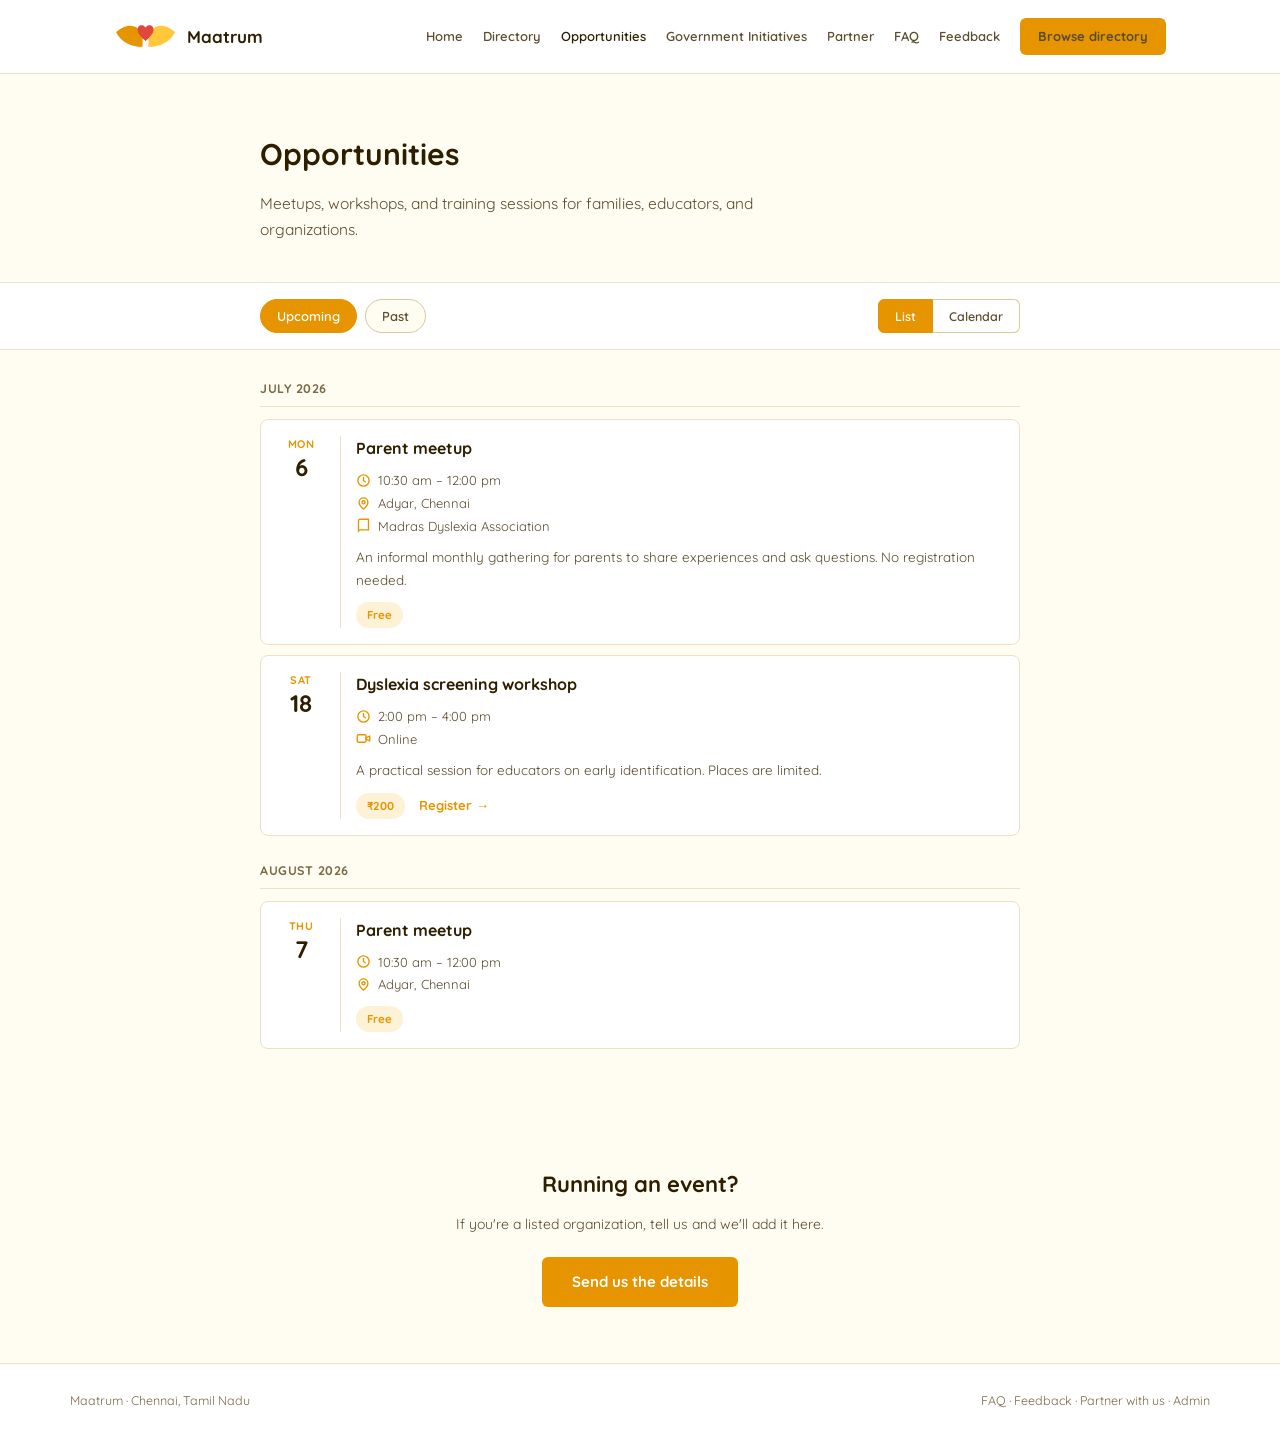
<file: opportunities.html>
<!DOCTYPE html>
<html lang="en">
<head>
<script async src="https://www.googletagmanager.com/gtag/js?id=G-WJBPDDQL6F"></script>
<script>
  window.dataLayer = window.dataLayer || [];
  function gtag(){dataLayer.push(arguments);}
  gtag('js', new Date());
  gtag('config', 'G-WJBPDDQL6F');
</script>

<meta charset="UTF-8">
<meta name="viewport" content="width=device-width, initial-scale=1">

<title>Opportunities | Events, Workshops &amp; Meetups | Maatrum</title>
<meta name="description" content="Upcoming meetups, workshops, and training sessions for parents of neurodivergent children, educators, and support organizations in Chennai.">
<link rel="canonical" href="https://maatrum.netlify.app/opportunities.html">

<meta property="og:type" content="website">
<meta property="og:site_name" content="Maatrum">
<meta property="og:title" content="Opportunities | Events &amp; Workshops | Maatrum">
<meta property="og:description" content="Meetups, workshops, and sessions for families and educators.">
<meta property="og:url" content="https://maatrum.netlify.app/opportunities.html">

<link rel="icon" href="favicon-32.png" sizes="32x32">
<link rel="icon" href="favicon-16.png" sizes="16x16">
<link rel="apple-touch-icon" href="favicon-180.png">
<link rel="preconnect" href="https://fonts.googleapis.com">
<link rel="preconnect" href="https://fonts.gstatic.com" crossorigin>
<link href="https://fonts.googleapis.com/css2?family=Quicksand:wght@500;600;700&display=swap" rel="stylesheet">
<link rel="stylesheet" href="site.css">
</head>
<body>

<a class="skip-link" href="#main">Skip to content</a>

<header class="site-header">
  <div class="header-inner">
    <a class="brand" href="index.html">
      <img src="logo-mark.png" alt="">
      <span>Maatrum</span>
    </a>

    <button class="nav-toggle" aria-expanded="false" aria-controls="site-nav" aria-label="Menu">
      <span></span><span></span><span></span>
    </button>

    <nav class="site-nav" id="site-nav">
      <a href="index.html">Home</a>
      <a href="directory.html">Directory</a>
      <a href="opportunities.html" aria-current="page">Opportunities</a>
      <a href="gvmnt.html">Government Initiatives</a>
      <a href="partner.html">Partner</a>
      <a href="faq.html">FAQ</a>
      <a href="feedback.html">Feedback</a>
      <a class="btn btn-sm" href="directory.html">Browse directory</a>
    </nav>
  </div>
</header>

<main id="main">

  <section class="page-head">
    <div class="page-head-inner">
      <h1>Opportunities</h1>
      <p>Meetups, workshops, and training sessions for families, educators, and
         organizations.</p>
    </div>
  </section>

  <section class="ev-controls">
    <div class="ev-controls-inner">
      <div class="chips" role="group" aria-label="Filter events">
        <button class="chip is-active" data-when="upcoming" aria-pressed="true">Upcoming</button>
        <button class="chip" data-when="past" aria-pressed="false">Past</button>
      </div>

      <!-- Desktop only: switch between list and calendar -->
      <div class="view-switch" role="group" aria-label="View">
        <button class="vs-btn is-active" data-view="list" aria-pressed="true">List</button>
        <button class="vs-btn" data-view="calendar" aria-pressed="false">Calendar</button>
      </div>
    </div>
  </section>

  <section class="events">
    <div class="events-inner">

      <!-- =====================================================================
           SAMPLE DATA — replace with build-script output from Firestore.
           data-start is ISO 8601 so sorting and filtering work correctly.
           ===================================================================== -->

      <div id="ev-list">

        <h2 class="ev-month">July 2026</h2>

        <article class="event" data-start="2026-07-06T10:30:00+05:30" data-when="upcoming">
          <div class="ev-date">
            <span class="ev-dow">Mon</span>
            <span class="ev-day">6</span>
          </div>
          <div class="ev-body">
            <h3>Parent meetup</h3>
            <ul class="ev-meta">
              <li>
                <svg viewBox="0 0 24 24" fill="none" stroke="currentColor" stroke-width="2.2" stroke-linecap="round" stroke-linejoin="round" aria-hidden="true"><circle cx="12" cy="12" r="9"/><path d="M12 7v5l3 2"/></svg>
                10:30 am – 12:00 pm
              </li>
              <li>
                <svg viewBox="0 0 24 24" fill="none" stroke="currentColor" stroke-width="2.2" stroke-linecap="round" stroke-linejoin="round" aria-hidden="true"><path d="M12 21s7-5.5 7-11a7 7 0 1 0-14 0c0 5.5 7 11 7 11Z"/><circle cx="12" cy="10" r="2.5"/></svg>
                Adyar, Chennai
              </li>
              <li>
                <svg viewBox="0 0 24 24" fill="none" stroke="currentColor" stroke-width="2.2" stroke-linecap="round" stroke-linejoin="round" aria-hidden="true"><path d="M4 4.5A2.5 2.5 0 0 1 6.5 2H20v17H6.5A2.5 2.5 0 0 0 4 21.5v-17Z"/></svg>
                Madras Dyslexia Association
              </li>
            </ul>
            <p class="ev-desc">An informal monthly gathering for parents to share experiences
               and ask questions. No registration needed.</p>
            <span class="ev-cost">Free</span>
          </div>
        </article>

        <article class="event" data-start="2026-07-18T14:00:00+05:30" data-when="upcoming">
          <div class="ev-date">
            <span class="ev-dow">Sat</span>
            <span class="ev-day">18</span>
          </div>
          <div class="ev-body">
            <h3>Dyslexia screening workshop</h3>
            <ul class="ev-meta">
              <li>
                <svg viewBox="0 0 24 24" fill="none" stroke="currentColor" stroke-width="2.2" stroke-linecap="round" stroke-linejoin="round" aria-hidden="true"><circle cx="12" cy="12" r="9"/><path d="M12 7v5l3 2"/></svg>
                2:00 pm – 4:00 pm
              </li>
              <li>
                <svg viewBox="0 0 24 24" fill="none" stroke="currentColor" stroke-width="2.2" stroke-linecap="round" stroke-linejoin="round" aria-hidden="true"><rect x="2" y="6" width="14" height="12" rx="2"/><path d="m16 11 6-3v8l-6-3"/></svg>
                Online
              </li>
            </ul>
            <p class="ev-desc">A practical session for educators on early identification.
               Places are limited.</p>
            <span class="ev-cost">₹200</span>
            <a class="ev-cta" href="#">Register &rarr;</a>
          </div>
        </article>

        <h2 class="ev-month">August 2026</h2>

        <article class="event" data-start="2026-08-07T10:30:00+05:30" data-when="upcoming">
          <div class="ev-date">
            <span class="ev-dow">Thu</span>
            <span class="ev-day">7</span>
          </div>
          <div class="ev-body">
            <h3>Parent meetup</h3>
            <ul class="ev-meta">
              <li>
                <svg viewBox="0 0 24 24" fill="none" stroke="currentColor" stroke-width="2.2" stroke-linecap="round" stroke-linejoin="round" aria-hidden="true"><circle cx="12" cy="12" r="9"/><path d="M12 7v5l3 2"/></svg>
                10:30 am – 12:00 pm
              </li>
              <li>
                <svg viewBox="0 0 24 24" fill="none" stroke="currentColor" stroke-width="2.2" stroke-linecap="round" stroke-linejoin="round" aria-hidden="true"><path d="M12 21s7-5.5 7-11a7 7 0 1 0-14 0c0 5.5 7 11 7 11Z"/><circle cx="12" cy="10" r="2.5"/></svg>
                Adyar, Chennai
              </li>
            </ul>
            <span class="ev-cost">Free</span>
          </div>
        </article>

        <!-- Past events: hidden until the "Past" chip is chosen -->

        <h2 class="ev-month" data-when="past" hidden>June 2026</h2>

        <article class="event" data-start="2026-06-14T11:00:00+05:30" data-when="past" hidden>
          <div class="ev-date">
            <span class="ev-dow">Sat</span>
            <span class="ev-day">14</span>
          </div>
          <div class="ev-body">
            <h3>Introduction to IEPs</h3>
            <ul class="ev-meta">
              <li>
                <svg viewBox="0 0 24 24" fill="none" stroke="currentColor" stroke-width="2.2" stroke-linecap="round" stroke-linejoin="round" aria-hidden="true"><circle cx="12" cy="12" r="9"/><path d="M12 7v5l3 2"/></svg>
                11:00 am – 1:00 pm
              </li>
              <li>
                <svg viewBox="0 0 24 24" fill="none" stroke="currentColor" stroke-width="2.2" stroke-linecap="round" stroke-linejoin="round" aria-hidden="true"><path d="M12 21s7-5.5 7-11a7 7 0 1 0-14 0c0 5.5 7 11 7 11Z"/><circle cx="12" cy="10" r="2.5"/></svg>
                T. Nagar, Chennai
              </li>
            </ul>
          </div>
        </article>

      </div>

      <p class="dir-empty" id="ev-empty" hidden>No events to show here yet.</p>

      <!-- Calendar mounts here on desktop only -->
      <div id="ev-calendar" hidden></div>

    </div>
  </section>

  <section class="closing">
    <h2>Running an event?</h2>
    <p>If you're a listed organization, tell us and we'll add it here.</p>
    <a class="btn" href="feedback.html">Send us the details</a>
  </section>

</main>

<footer class="site-footer">
  <div class="footer-inner">
    <span>Maatrum &middot; Chennai, Tamil Nadu</span>
    <span>
      <a href="faq.html">FAQ</a> &middot;
      <a href="feedback.html">Feedback</a> &middot;
      <a href="partner.html">Partner with us</a> &middot;
      <a href="admin.html">Admin</a>
    </span>
  </div>
</footer>

<script>
  var t = document.querySelector('.nav-toggle');
  var n = document.getElementById('site-nav');
  t.addEventListener('click', function () {
    var open = n.classList.toggle('open');
    t.setAttribute('aria-expanded', open);
  });

  var chips = [].slice.call(document.querySelectorAll('.chip'));
  var rows  = [].slice.call(document.querySelectorAll('.event'));
  var months= [].slice.call(document.querySelectorAll('.ev-month'));
  var empty = document.getElementById('ev-empty');

  function showWhen(when) {
    var shown = 0;
    rows.forEach(function (r) {
      var ok = r.dataset.when === when;
      r.hidden = !ok;
      if (ok) shown++;
    });
    // hide a month heading if nothing under it is visible
    months.forEach(function (h) {
      var any = false, el = h.nextElementSibling;
      while (el && !el.classList.contains('ev-month')) {
        if (el.classList.contains('event') && !el.hidden) any = true;
        el = el.nextElementSibling;
      }
      h.hidden = !any;
    });
    empty.hidden = shown > 0;
  }

  chips.forEach(function (c) {
    c.addEventListener('click', function () {
      chips.forEach(function (o) {
        var on = o === c;
        o.classList.toggle('is-active', on);
        o.setAttribute('aria-pressed', on);
      });
      showWhen(c.dataset.when);
    });
  });

  showWhen('upcoming');

  // ---- Desktop-only calendar toggle -------------------------------------
  // The calendar library is only loaded if someone actually asks for it,
  // so phone visitors never download it.
  var vsBtns = [].slice.call(document.querySelectorAll('.vs-btn'));
  var listEl = document.getElementById('ev-list');
  var calEl  = document.getElementById('ev-calendar');
  var calLoaded = false;

  function loadCalendar(cb) {
    if (calLoaded) return cb();
    var css = document.createElement('link');
    css.rel = 'stylesheet';
    css.href = 'https://cdn.jsdelivr.net/npm/fullcalendar@6.1.11/index.global.min.css';
    document.head.appendChild(css);

    var s = document.createElement('script');
    s.src = 'https://cdn.jsdelivr.net/npm/fullcalendar@6.1.11/index.global.min.js';
    s.onload = function () { calLoaded = true; cb(); };
    s.onerror = function () {
      // Library unavailable — stay on the list rather than showing nothing
      vsBtns.forEach(function (o) {
        var isList = o.dataset.view === 'list';
        o.classList.toggle('is-active', isList);
        o.setAttribute('aria-pressed', isList);
      });
      listEl.hidden = false;
      calEl.hidden = true;
    };
    document.head.appendChild(s);
  }

  function buildCalendar() {
    var events = rows.map(function (r) {
      return {
        title: r.querySelector('h3').textContent,
        start: r.dataset.start
      };
    });
    var cal = new FullCalendar.Calendar(calEl, {
      initialView: 'dayGridMonth',
      height: 'auto',
      events: events,
      eventColor: '#e69500'
    });
    cal.render();
  }

  vsBtns.forEach(function (b) {
    b.addEventListener('click', function () {
      vsBtns.forEach(function (o) {
        var on = o === b;
        o.classList.toggle('is-active', on);
        o.setAttribute('aria-pressed', on);
      });

      if (b.dataset.view === 'calendar') {
        loadCalendar(function () {
          listEl.hidden = true;
          empty.hidden = true;
          calEl.hidden = false;
          if (!calEl.dataset.built) { buildCalendar(); calEl.dataset.built = '1'; }
        });
      } else {
        calEl.hidden = true;
        listEl.hidden = false;
      }
    });
  });
</script>

</body>
</html>
</file>
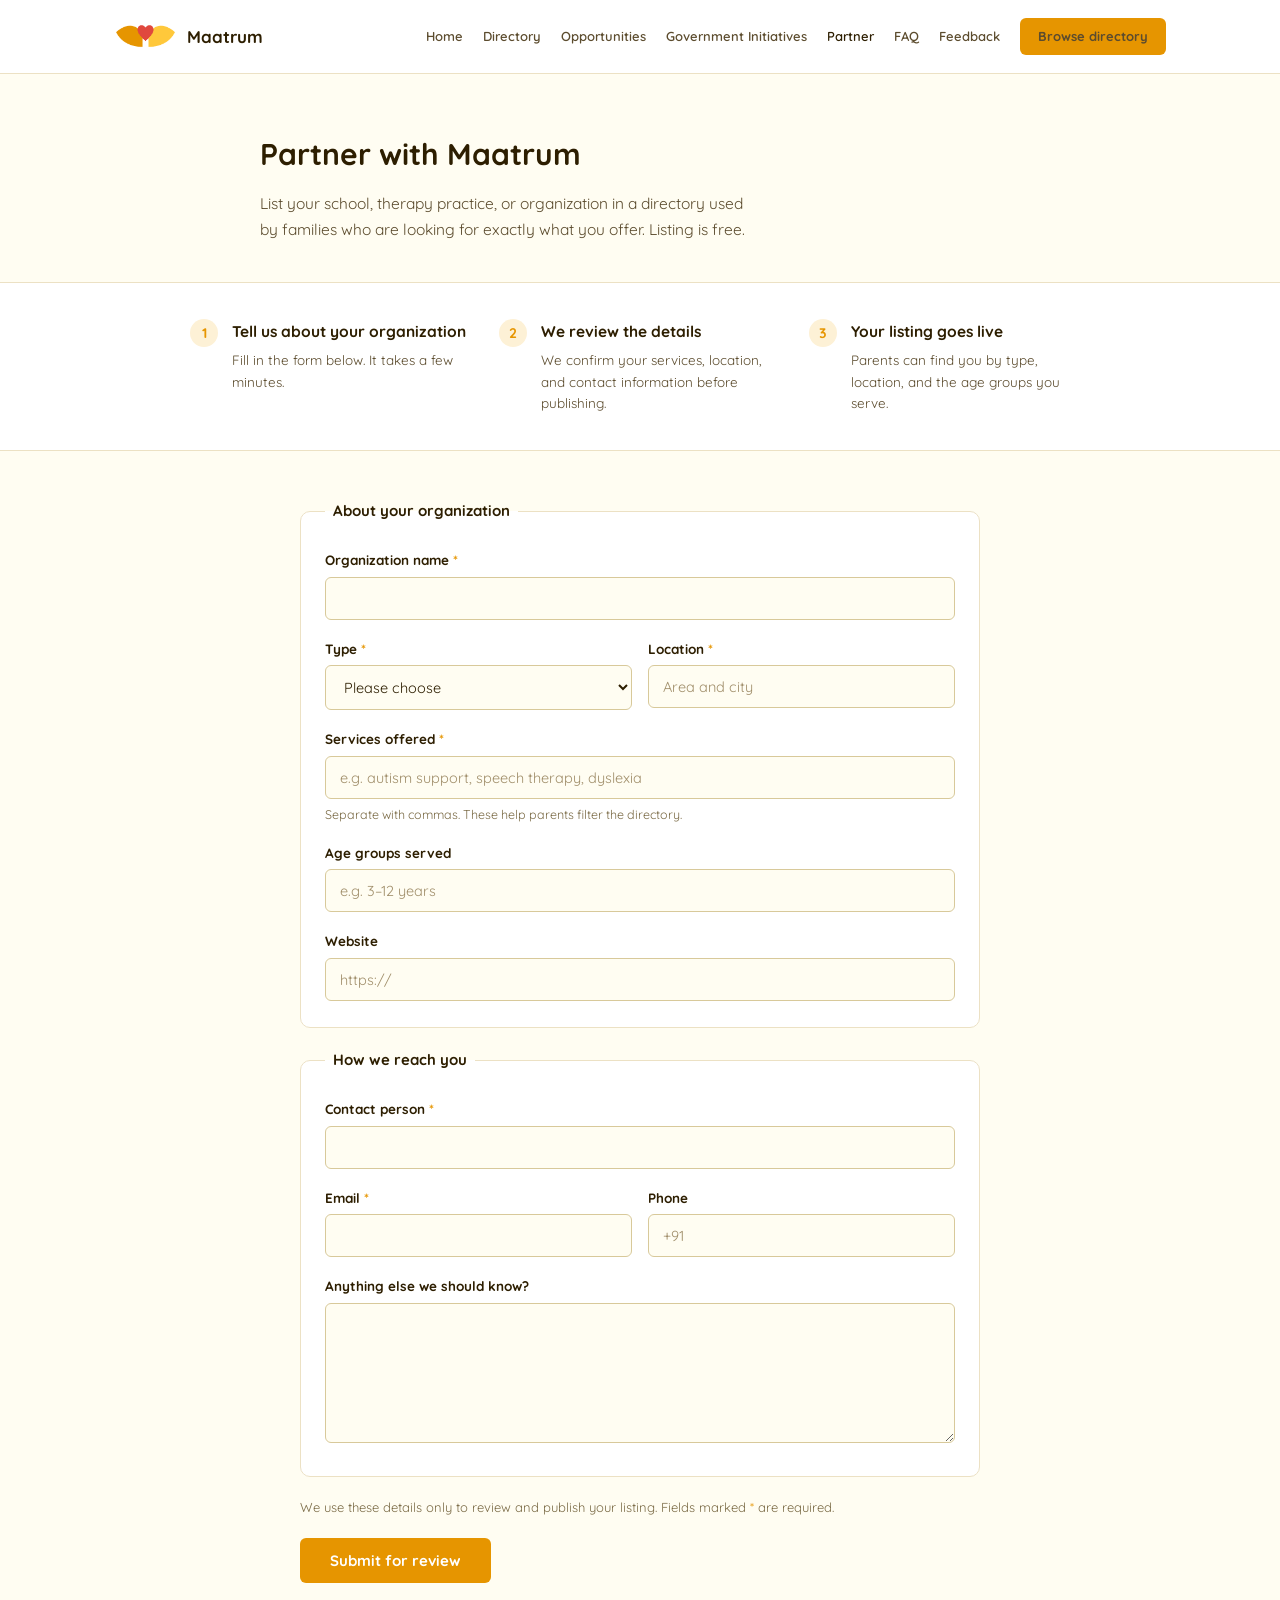
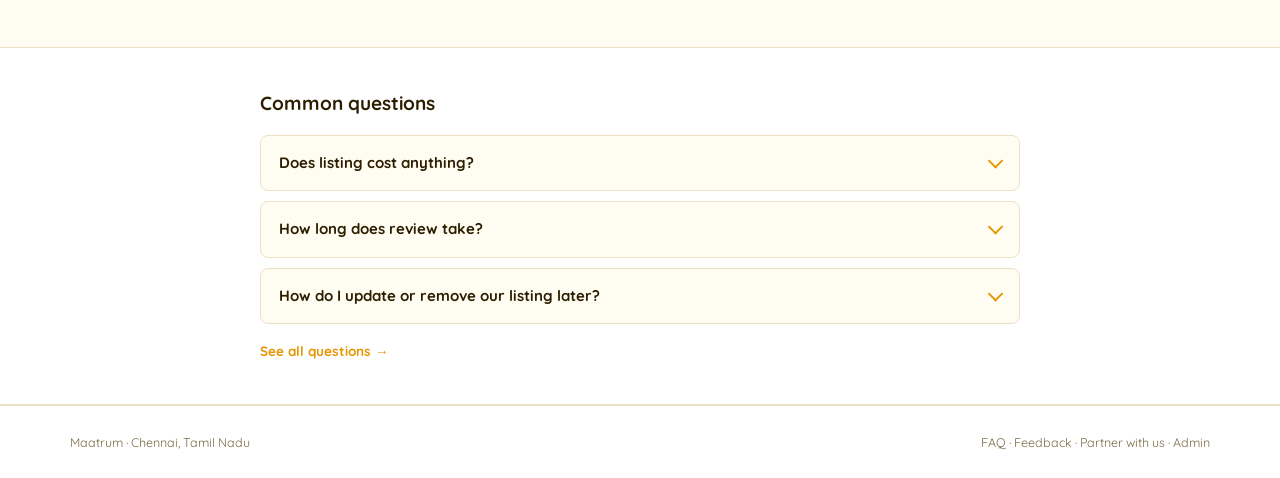
<file: partner.html>
<!DOCTYPE html>
<html lang="en">
<head>
<script async src="https://www.googletagmanager.com/gtag/js?id=G-WJBPDDQL6F"></script>
<script>
  window.dataLayer = window.dataLayer || [];
  function gtag(){dataLayer.push(arguments);}
  gtag('js', new Date());
  gtag('config', 'G-WJBPDDQL6F');
</script>

<meta charset="UTF-8">
<meta name="viewport" content="width=device-width, initial-scale=1">

<title>Partner With Us | List Your School, Practice or NGO | Maatrum</title>
<meta name="description" content="Add your special education school, therapy practice, or support organization to the Maatrum directory. Free to list, reviewed before publishing, serving families across Chennai.">
<link rel="canonical" href="https://maatrum.netlify.app/partner.html">

<meta property="og:type" content="website">
<meta property="og:site_name" content="Maatrum">
<meta property="og:title" content="Partner With Maatrum | Free Directory Listing">
<meta property="og:description" content="List your school, therapy practice, or NGO in a directory used by parents looking for exactly what you offer.">
<meta property="og:url" content="https://maatrum.netlify.app/partner.html">
<meta property="og:image" content="https://maatrum.netlify.app/cover.jpg">

<link rel="preconnect" href="https://fonts.googleapis.com">
<link rel="preconnect" href="https://fonts.gstatic.com" crossorigin>
<link href="https://fonts.googleapis.com/css2?family=Quicksand:wght@500;600;700&display=swap" rel="stylesheet">
<link rel="icon" href="favicon-32.png" sizes="32x32">
<link rel="icon" href="favicon-16.png" sizes="16x16">
<link rel="apple-touch-icon" href="favicon-180.png">
<link rel="stylesheet" href="site.css">
</head>
<body>

<a class="skip-link" href="#main">Skip to content</a>

<header class="site-header">
  <div class="header-inner">
    <a class="brand" href="index.html">
      <img src="logo-mark.png" alt="">
      <span>Maatrum</span>
    </a>

    <button class="nav-toggle" aria-expanded="false" aria-controls="site-nav" aria-label="Menu">
      <span></span><span></span><span></span>
    </button>

    <nav class="site-nav" id="site-nav">
      <a href="index.html">Home</a>
      <a href="directory.html">Directory</a>
      <a href="opportunities.html">Opportunities</a>
      <a href="gvmnt.html">Government Initiatives</a>
      <a href="partner.html" aria-current="page">Partner</a>
      <a href="faq.html">FAQ</a>
      <a href="feedback.html">Feedback</a>
      <a class="btn btn-sm" href="directory.html">Browse directory</a>
    </nav>
  </div>
</header>

<main id="main">

  <section class="page-head">
    <div class="page-head-inner">
      <h1>Partner with Maatrum</h1>
      <p>List your school, therapy practice, or organization in a directory used by
         families who are looking for exactly what you offer. Listing is free.</p>
    </div>
  </section>

  <section class="steps" aria-label="How listing works">
    <ol class="steps-inner">
      <li>
        <span class="step-num">1</span>
        <div>
          <h2>Tell us about your organization</h2>
          <p>Fill in the form below. It takes a few minutes.</p>
        </div>
      </li>
      <li>
        <span class="step-num">2</span>
        <div>
          <h2>We review the details</h2>
          <p>We confirm your services, location, and contact information before publishing.</p>
        </div>
      </li>
      <li>
        <span class="step-num">3</span>
        <div>
          <h2>Your listing goes live</h2>
          <p>Parents can find you by type, location, and the age groups you serve.</p>
        </div>
      </li>
    </ol>
  </section>

  <section class="form-section">
    <div class="form-inner">

      <div id="thanks" class="notice" hidden>
        <h2>Thank you — we've received your details.</h2>
        <p>We review new submissions regularly and will be in touch at the email address
           you provided if we need anything further.</p>
      </div>

      <form name="partner"
            method="POST"
            data-netlify="true"
            netlify-honeypot="bot-field"
            action="/partner.html?submitted=1"
            id="partner-form">

        <!-- Netlify needs this to match the form name -->
        <input type="hidden" name="form-name" value="partner">

        <!-- Spam trap: hidden from people, tempting to bots -->
        <p class="hp">
          <label>Leave this field empty: <input name="bot-field"></label>
        </p>

        <fieldset>
          <legend>About your organization</legend>

          <div class="field">
            <label for="org">Organization name <span aria-hidden="true">*</span></label>
            <input id="org" name="organization" type="text" required autocomplete="organization">
          </div>

          <div class="field-row">
            <div class="field">
              <label for="type">Type <span aria-hidden="true">*</span></label>
              <select id="type" name="type" required>
                <option value="">Please choose</option>
                <option>School</option>
                <option>Learning centre</option>
                <option>Therapist / specialist</option>
                <option>NGO / support group</option>
                <option>Other</option>
              </select>
            </div>

            <div class="field">
              <label for="location">Location <span aria-hidden="true">*</span></label>
              <input id="location" name="location" type="text" required
                     placeholder="Area and city" autocomplete="address-level2">
            </div>
          </div>

          <div class="field">
            <label for="services">Services offered <span aria-hidden="true">*</span></label>
            <input id="services" name="services" type="text" required
                   placeholder="e.g. autism support, speech therapy, dyslexia">
            <small>Separate with commas. These help parents filter the directory.</small>
          </div>

          <div class="field">
            <label for="ages">Age groups served</label>
            <input id="ages" name="age_groups" type="text"
                   placeholder="e.g. 3–12 years">
          </div>

          <div class="field">
            <label for="website">Website</label>
            <input id="website" name="website" type="url"
                   placeholder="https://" autocomplete="url">
          </div>
        </fieldset>

        <fieldset>
          <legend>How we reach you</legend>

          <div class="field">
            <label for="contact">Contact person <span aria-hidden="true">*</span></label>
            <input id="contact" name="contact_name" type="text" required autocomplete="name">
          </div>

          <div class="field-row">
            <div class="field">
              <label for="email">Email <span aria-hidden="true">*</span></label>
              <input id="email" name="email" type="email" required autocomplete="email">
            </div>

            <div class="field">
              <label for="phone">Phone</label>
              <input id="phone" name="phone" type="tel" autocomplete="tel"
                     placeholder="+91">
            </div>
          </div>

          <div class="field">
            <label for="message">Anything else we should know?</label>
            <textarea id="message" name="message" rows="5"></textarea>
          </div>
        </fieldset>

        <p class="form-note">
          We use these details only to review and publish your listing. Fields marked
          <span aria-hidden="true">*</span> are required.
        </p>

        <button class="btn" type="submit">Submit for review</button>
      </form>

    </div>
  </section>

  <section class="faq-inline">
    <div class="faq-inline-inner">
      <h2>Common questions</h2>

      <details class="faq">
        <summary>Does listing cost anything?</summary>
        <div class="faq-body">
          <p>No. Listing is free, and we don't charge for placement or ranking.</p>
        </div>
      </details>

      <details class="faq">
        <summary>How long does review take?</summary>
        <div class="faq-body">
          <p><em>[Placeholder — replace with your actual timeframe.]</em> We aim to review new
             submissions within two weeks. If we need more information, we'll email the
             contact person named on the form.</p>
        </div>
      </details>

      <details class="faq">
        <summary>How do I update or remove our listing later?</summary>
        <div class="faq-body">
          <p>Use the <a href="feedback.html">feedback form</a>, choose "Correct an existing
             listing," and name your organization. We'll confirm with the contact person on
             file before making changes.</p>
        </div>
      </details>

      <a class="faq-more" href="faq.html">See all questions &rarr;</a>
    </div>
  </section>

</main>

<footer class="site-footer">
  <div class="footer-inner">
    <span>Maatrum &middot; Chennai, Tamil Nadu</span>
    <span>
      <a href="faq.html">FAQ</a> &middot;
      <a href="feedback.html">Feedback</a> &middot;
      <a href="partner.html">Partner with us</a> &middot;
      <a href="admin.html">Admin</a>
    </span>
  </div>
</footer>

<script>
  var t = document.querySelector('.nav-toggle');
  var n = document.getElementById('site-nav');
  t.addEventListener('click', function () {
    var open = n.classList.toggle('open');
    t.setAttribute('aria-expanded', open);
  });

  // After Netlify redirects back with ?submitted=1, show the thank-you panel
  if (new URLSearchParams(location.search).get('submitted')) {
    document.getElementById('thanks').hidden = false;
    document.getElementById('partner-form').hidden = true;
    document.getElementById('thanks').scrollIntoView({ block: 'center' });
  }
</script>


</body>
</html>
</file>
<file: site.css>
/* ==========================================================================
   MAATRUM — CALM INSTITUTIONAL
   Shared stylesheet for all pages.
   ========================================================================== */

:root {
    --page:        #f4ede0;   /* Outer page wash */
    --cream:       #fffdf2;   /* Main content background */
    --white:       #ffffff;   /* Cards, header, banded sections */
    --tint:        #fdf1d6;   /* Icon chip background */
    --amber:       #e69500;   /* Primary action / accent */
    --amber-dark:  #a86e00;   /* Hover state */
    --ink:         #2d1e00;   /* Headings, strong text */
    --ink-soft:    #5c4c2e;   /* Body copy */
    --ink-faint:   #7a6a45;   /* Footer, metadata */
    --rule:        #ece1c4;   /* Hairline divider */
    --rule-strong: #d8c99a;   /* Input + card outer border */

    --radius-sm: 6px;
    --radius:    8px;
    --radius-lg: 10px;
    --shell:     1140px;
}

* { box-sizing: border-box; margin: 0; padding: 0; }

body {
    font-family: 'Quicksand', sans-serif;
    background: var(--page);
    color: var(--ink-soft);
    line-height: 1.6;
    -webkit-font-smoothing: antialiased;
}

.shell { max-width: var(--shell); margin: 0 auto; }

a { color: var(--amber); }
a:hover { color: var(--amber-dark); }

img { max-width: 100%; display: block; }

/* --------------------------------------------------------------------------
   SKIP LINK + FOCUS
   -------------------------------------------------------------------------- */
.skip-link {
    position: absolute; left: -9999px; top: 0;
    background: var(--ink); color: #fff;
    padding: 10px 18px; border-radius: 0 0 var(--radius) 0;
    font-weight: 700; z-index: 100;
}
.skip-link:focus { left: 0; color: #fff; }

a:focus-visible, button:focus-visible, input:focus-visible, select:focus-visible {
    outline: 2px solid var(--amber);
    outline-offset: 2px;
}

/* --------------------------------------------------------------------------
   HEADER
   -------------------------------------------------------------------------- */
.site-header {
    background: var(--white);
    border-bottom: 1px solid var(--rule);
    position: sticky; top: 0; z-index: 50;
}

.header-inner {
    max-width: var(--shell); margin: 0 auto;
    padding: 18px 44px;
    display: flex; align-items: center; justify-content: space-between;
    gap: 20px;
}

.brand {
    display: flex; align-items: center; gap: 10px;
    text-decoration: none;
}
.brand img {
    width: auto; height: 26px;
    max-width: 76px;
    object-fit: contain;
}
.brand span { font-weight: 700; font-size: 17px; color: var(--ink); }

.nav-toggle {
    display: none;
    background: none; border: 1px solid var(--rule-strong);
    border-radius: var(--radius-sm); padding: 8px 10px; cursor: pointer;
}
.nav-toggle span {
    display: block; width: 18px; height: 2px;
    background: var(--ink); margin: 3px 0;
}

.site-nav {
    display: flex; align-items: center; gap: 20px;
    font-size: 13px; font-weight: 600;
}
.site-nav a { color: var(--ink-soft); text-decoration: none; }
.site-nav a:hover { color: var(--ink); }
.site-nav a[aria-current="page"] { color: var(--ink); }

.btn {
    display: inline-block;
    background: var(--amber); color: #fff;
    font-weight: 700; text-decoration: none;
    padding: 13px 30px; border: none;
    border-radius: var(--radius-sm);
    font-size: 15px; font-family: inherit; cursor: pointer;
    transition: background 0.2s ease;
}
.btn:hover { background: var(--amber-dark); color: #fff; }
.btn-sm { padding: 8px 18px; font-size: 13px; }

/* --------------------------------------------------------------------------
   HERO
   -------------------------------------------------------------------------- */
.hero {
    background: var(--cream);
    padding: 72px 44px;
}
.hero-inner {
    max-width: var(--shell); margin: 0 auto;
    display: flex; align-items: center; gap: 48px; flex-wrap: wrap;
}
.hero-copy { flex: 1 1 380px; }

.hero h1 {
    font-weight: 700; font-size: 38px; line-height: 1.3;
    color: var(--ink); margin-bottom: 20px;
}
.hero p {
    font-size: 15.5px; font-weight: 500;
    color: var(--ink-soft); max-width: 42ch;
    line-height: 1.7; margin-bottom: 28px;
}
.hero-img {
    width: 380px; height: 280px; flex: none;
    object-fit: cover; border-radius: var(--radius-lg);
    background: var(--tint);
}

/* --------------------------------------------------------------------------
   TRUST STRIP
   -------------------------------------------------------------------------- */
.trust {
    background: var(--white);
    border-top: 1px solid var(--rule);
    border-bottom: 1px solid var(--rule);
    padding: 22px 44px;
}
.trust ul {
    max-width: var(--shell); margin: 0 auto;
    list-style: none;
    display: flex; justify-content: center; gap: 44px; flex-wrap: wrap;
}
.trust li {
    display: flex; align-items: center; gap: 8px;
    font-size: 13.5px; font-weight: 600; color: var(--ink);
}
.trust svg { flex: none; }

/* --------------------------------------------------------------------------
   CATEGORY SECTION
   -------------------------------------------------------------------------- */
.categories { background: var(--cream); padding: 72px 44px; }
.section-head { text-align: center; margin-bottom: 40px; }
.section-head h2 {
    font-weight: 700; font-size: 24px; color: var(--ink); margin-bottom: 12px;
}
.section-head p { font-size: 14px; color: var(--ink-soft); }

.cat-grid {
    max-width: var(--shell); margin: 0 auto;
    display: grid; grid-template-columns: repeat(auto-fit, minmax(260px, 1fr));
    gap: 24px;
}

.cat-card {
    background: var(--white);
    border: 1px solid var(--rule);
    border-radius: var(--radius-lg);
    padding: 28px 22px;
    text-decoration: none; display: block;
    transition: border-color 0.2s ease, transform 0.2s ease;
}
.cat-card:hover {
    border-color: var(--rule-strong);
    transform: translateY(-2px);
}
.cat-icon {
    width: 44px; height: 44px; border-radius: var(--radius);
    background: var(--tint);
    display: flex; align-items: center; justify-content: center;
    margin-bottom: 16px;
}
.cat-card h3 {
    font-weight: 700; font-size: 16.5px; color: var(--ink); margin-bottom: 8px;
}
.cat-card p { font-size: 13.5px; color: var(--ink-soft); line-height: 1.6; }

/* --------------------------------------------------------------------------
   MISSION
   -------------------------------------------------------------------------- */
.mission {
    background: var(--white);
    border-top: 1px solid var(--rule);
    border-bottom: 1px solid var(--rule);
    padding: 64px 44px;
}
.mission-inner {
    max-width: var(--shell); margin: 0 auto;
    display: flex; align-items: center; gap: 48px; flex-wrap: wrap;
}
.mission img {
    width: 300px; height: 220px; flex: none;
    object-fit: cover; border-radius: var(--radius-lg);
    background: var(--tint);
}
.mission-copy { flex: 1 1 320px; }
.mission h2 { font-weight: 700; font-size: 24px; color: var(--ink); margin-bottom: 14px; }
.mission p { font-size: 14.5px; line-height: 1.75; margin-bottom: 12px; }

/* --------------------------------------------------------------------------
   CLOSING CTA
   -------------------------------------------------------------------------- */
.closing {
    background: var(--cream);
    padding: 56px 44px; text-align: center;
}
.closing h2 { font-weight: 700; font-size: 22px; color: var(--ink); margin-bottom: 10px; }
.closing p { font-size: 14px; margin-bottom: 22px; }

/* --------------------------------------------------------------------------
   FOOTER
   -------------------------------------------------------------------------- */
.site-footer {
    background: var(--white);
    border-top: 1px solid var(--rule);
    padding: 26px 44px;
}
.footer-inner {
    max-width: var(--shell); margin: 0 auto;
    display: flex; justify-content: space-between; gap: 16px; flex-wrap: wrap;
    font-size: 12.5px; color: var(--ink-faint);
}
.footer-inner a { color: var(--ink-faint); text-decoration: none; }
.footer-inner a:hover { color: var(--amber); }

/* --------------------------------------------------------------------------
   DIRECTORY
   -------------------------------------------------------------------------- */
.dir-head { background: var(--cream); padding: 48px 44px 24px; }
.dir-head-inner { max-width: var(--shell); margin: 0 auto; }
.dir-head h1 { font-weight: 700; font-size: 28px; color: var(--ink); margin-bottom: 8px; }
.dir-head p { font-size: 14px; }

.dir-filters {
    background: var(--cream);
    padding: 0 44px 20px;
}
.dir-filters-inner {
    max-width: var(--shell); margin: 0 auto;
    display: flex; gap: 12px; flex-wrap: wrap; align-items: center;
}
.dir-filters input,
.dir-filters select {
    font-family: inherit; font-size: 13.5px;
    background: var(--white);
    border: 1px solid var(--rule-strong);
    border-radius: var(--radius-sm);
    color: var(--ink);
}
.dir-filters input {
    flex: 1 1 260px; padding: 11px 16px;
}
.dir-filters input::placeholder { color: #8a7a5c; }
.dir-filters select {
    padding: 10px 16px; font-weight: 600; cursor: pointer;
}

.dir-list {
    background: var(--cream);
    padding: 8px 44px 52px;
}
.dir-list-inner {
    max-width: var(--shell); margin: 0 auto;
    display: flex; flex-direction: column; gap: 12px;
}

.listing {
    background: var(--white);
    border: 1px solid var(--rule);
    border-radius: var(--radius);
    padding: 16px 20px;
    display: flex; align-items: center; gap: 18px;
    text-decoration: none;
    transition: border-color 0.2s ease;
}
.listing:hover { border-color: var(--rule-strong); }
.listing[hidden] { display: none; }
.listing img {
    width: 56px; height: 56px; flex: none;
    object-fit: cover; border-radius: var(--radius-sm);
    background: var(--tint);
}
.listing-body { flex: 1; min-width: 0; }
.listing-name {
    display: flex; align-items: center; gap: 8px; margin-bottom: 3px;
}
.listing-name strong { font-weight: 700; font-size: 15px; color: var(--ink); }
.listing-meta { font-size: 12.5px; color: var(--ink-soft); }
.listing-cta { font-size: 13px; font-weight: 700; color: var(--amber); flex: none; }

.dir-empty {
    background: var(--white);
    border: 1px solid var(--rule);
    border-radius: var(--radius);
    padding: 32px; text-align: center; font-size: 14px;
}

/* --------------------------------------------------------------------------
   SIMPLE PAGE HEAD
   -------------------------------------------------------------------------- */
.page-head { background: var(--cream); padding: 56px 44px 40px; }
.page-head-inner { max-width: 760px; margin: 0 auto; }
.page-head h1 {
    font-weight: 700; font-size: 30px; color: var(--ink); margin-bottom: 12px;
}
.page-head p { font-size: 15.5px; line-height: 1.7; max-width: 56ch; }

/* --------------------------------------------------------------------------
   NUMBERED STEPS
   -------------------------------------------------------------------------- */
.steps {
    background: var(--white);
    border-top: 1px solid var(--rule);
    border-bottom: 1px solid var(--rule);
    padding: 36px 44px;
}
.steps-inner {
    max-width: 900px; margin: 0 auto;
    list-style: none;
    display: grid; grid-template-columns: repeat(auto-fit, minmax(230px, 1fr));
    gap: 28px;
}
.steps li { display: flex; gap: 14px; align-items: flex-start; }
.step-num {
    flex: none;
    width: 28px; height: 28px; border-radius: 50%;
    background: var(--tint); color: var(--amber);
    font-weight: 700; font-size: 14px;
    display: flex; align-items: center; justify-content: center;
}
.steps h2 { font-size: 15.5px; font-weight: 700; color: var(--ink); margin-bottom: 5px; }
.steps p { font-size: 13.5px; line-height: 1.6; }

/* --------------------------------------------------------------------------
   FORMS
   -------------------------------------------------------------------------- */
.form-section { background: var(--cream); padding: 48px 44px 64px; }
.form-inner { max-width: 680px; margin: 0 auto; }

form fieldset {
    border: 1px solid var(--rule);
    background: var(--white);
    border-radius: var(--radius-lg);
    padding: 26px 24px 8px;
    margin-bottom: 20px;
}
form legend {
    font-weight: 700; font-size: 15px; color: var(--ink);
    padding: 0 8px;
}

.field { margin-bottom: 18px; }

.field label {
    display: block;
    font-size: 13.5px; font-weight: 700; color: var(--ink);
    margin-bottom: 6px;
}
.field label span { color: var(--amber); }

.field input,
.field select,
.field textarea {
    width: 100%;
    font-family: inherit; font-size: 14.5px;
    color: var(--ink);
    background: var(--cream);
    border: 1px solid var(--rule-strong);
    border-radius: var(--radius-sm);
    padding: 11px 14px;
}
.field textarea { resize: vertical; line-height: 1.6; }

.field input::placeholder,
.field textarea::placeholder { color: #a08e6a; }

.field input:focus,
.field select:focus,
.field textarea:focus {
    background: var(--white);
    border-color: var(--amber);
    outline: 2px solid rgba(230, 149, 0, 0.18);
    outline-offset: 0;
}

.field small {
    display: block;
    font-size: 12.5px; color: var(--ink-faint); margin-top: 5px;
}

.field-row { display: flex; gap: 16px; flex-wrap: wrap; }
.field-row .field { flex: 1 1 220px; }

.form-note {
    font-size: 13px; color: var(--ink-faint);
    margin-bottom: 20px; line-height: 1.6;
}
.form-note span { color: var(--amber); }

/* Honeypot — hidden from people and screen readers, visible to bots */
.hp { display: none; }

/* --------------------------------------------------------------------------
   SUCCESS NOTICE
   -------------------------------------------------------------------------- */
.notice {
    background: var(--white);
    border: 1px solid var(--rule-strong);
    border-left: 4px solid var(--amber);
    border-radius: var(--radius-lg);
    padding: 28px 26px;
    margin-bottom: 24px;
}
.notice h2 {
    font-size: 18px; font-weight: 700; color: var(--ink); margin-bottom: 8px;
}
.notice p { font-size: 14.5px; line-height: 1.7; }

/* --------------------------------------------------------------------------
   SCREEN-READER ONLY
   -------------------------------------------------------------------------- */
.sr-only {
    position: absolute; width: 1px; height: 1px;
    padding: 0; margin: -1px; overflow: hidden;
    clip: rect(0, 0, 0, 0); white-space: nowrap; border: 0;
}

/* --------------------------------------------------------------------------
   SCHEME FILTER CHIPS
   -------------------------------------------------------------------------- */
.scheme-filters {
    background: var(--white);
    border-top: 1px solid var(--rule);
    border-bottom: 1px solid var(--rule);
    padding: 18px 44px;
}
.scheme-filters-inner {
    max-width: 900px; margin: 0 auto;
    display: flex; align-items: center; gap: 14px; flex-wrap: wrap;
}
.filter-label { font-size: 13px; font-weight: 700; color: var(--ink); }
.chips { display: flex; gap: 8px; flex-wrap: wrap; }

.chip {
    font-family: inherit; font-size: 13px; font-weight: 600;
    color: var(--ink-soft);
    background: var(--cream);
    border: 1px solid var(--rule-strong);
    border-radius: 100px;
    padding: 8px 16px; cursor: pointer;
    transition: background 0.2s ease, color 0.2s ease, border-color 0.2s ease;
}
.chip:hover { border-color: var(--amber); color: var(--ink); }
.chip.is-active {
    background: var(--amber); border-color: var(--amber);
    color: #fff;
}

/* --------------------------------------------------------------------------
   SCHEME CARDS
   -------------------------------------------------------------------------- */
.schemes { background: var(--cream); padding: 40px 44px 56px; }
.schemes-inner {
    max-width: 900px; margin: 0 auto;
    display: grid; grid-template-columns: repeat(auto-fit, minmax(380px, 1fr));
    gap: 16px;
}

.scheme {
    background: var(--white);
    border: 1px solid var(--rule);
    border-radius: var(--radius-lg);
    padding: 24px 22px;
    display: flex; flex-direction: column;
    transition: border-color 0.2s ease;
}
.scheme:hover { border-color: var(--rule-strong); }
.scheme[hidden] { display: none; }

.scheme-top {
    display: flex; align-items: flex-start; justify-content: space-between;
    gap: 12px; margin-bottom: 10px;
}
.scheme h2 {
    font-size: 17px; font-weight: 700; color: var(--ink); line-height: 1.35;
}
.tag {
    flex: none;
    font-size: 11.5px; font-weight: 700;
    color: var(--amber); background: var(--tint);
    border-radius: 100px; padding: 4px 11px;
    white-space: nowrap;
}
.scheme p {
    font-size: 14px; line-height: 1.65; margin-bottom: 16px; flex: 1;
}

.scheme-link {
    display: inline-flex; align-items: center; gap: 6px;
    align-self: flex-start;
    font-size: 13.5px; font-weight: 700;
    color: var(--amber); text-decoration: none;
}
.scheme-link:hover { color: var(--amber-dark); text-decoration: underline; }

/* --------------------------------------------------------------------------
   FAQ ACCORDION
   -------------------------------------------------------------------------- */
.faq-section { background: var(--cream); padding: 36px 44px 8px; }
.faq-inner { max-width: 760px; margin: 0 auto; }

.faq-group {
    font-size: 15px; font-weight: 700; color: var(--ink);
    margin: 28px 0 12px;
    padding-bottom: 8px;
    border-bottom: 1px solid var(--rule);
}
.faq-group:first-child { margin-top: 0; }

.faq {
    background: var(--white);
    border: 1px solid var(--rule);
    border-radius: var(--radius);
    margin-bottom: 10px;
    overflow: hidden;
}
.faq[open] { border-color: var(--rule-strong); }

.faq summary {
    list-style: none;
    cursor: pointer;
    padding: 16px 46px 16px 18px;
    position: relative;
    font-size: 15px; font-weight: 700; color: var(--ink);
    line-height: 1.5;
    /* Comfortable tap target on mobile */
    min-height: 52px;
    display: flex; align-items: center;
}
.faq summary::-webkit-details-marker { display: none; }
.faq summary:hover { color: var(--amber-dark); }

/* Chevron */
.faq summary::after {
    content: "";
    position: absolute; right: 18px; top: 50%;
    width: 9px; height: 9px;
    border-right: 2.5px solid var(--amber);
    border-bottom: 2.5px solid var(--amber);
    transform: translateY(-70%) rotate(45deg);
    transition: transform 0.2s ease;
}
.faq[open] summary::after { transform: translateY(-30%) rotate(-135deg); }

.faq-body {
    padding: 0 18px 18px;
    border-top: 1px solid var(--rule);
    padding-top: 14px;
}
.faq-body p {
    font-size: 14.5px; line-height: 1.7; margin-bottom: 10px;
}
.faq-body p:last-child { margin-bottom: 0; }
.faq-body em { color: var(--ink-faint); }

/* --------------------------------------------------------------------------
   ASK BOX
   -------------------------------------------------------------------------- */
.ask-heading {
    font-size: 19px; font-weight: 700; color: var(--ink); margin-bottom: 6px;
}
.ask-intro { font-size: 14.5px; margin-bottom: 20px; }

/* --------------------------------------------------------------------------
   INLINE FAQ (on other pages)
   -------------------------------------------------------------------------- */
.faq-inline {
    background: var(--white);
    border-top: 1px solid var(--rule);
    border-bottom: 1px solid var(--rule);
    padding: 40px 44px;
}
.faq-inline-inner { max-width: 760px; margin: 0 auto; }
.faq-inline h2 {
    font-size: 19px; font-weight: 700; color: var(--ink); margin-bottom: 16px;
}
.faq-inline .faq { background: var(--cream); }
.faq-more {
    display: inline-block; margin-top: 6px;
    font-size: 13.5px; font-weight: 700;
    color: var(--amber); text-decoration: none;
}
.faq-more:hover { text-decoration: underline; }

/* --------------------------------------------------------------------------
   EVENTS
   -------------------------------------------------------------------------- */
.ev-controls {
    background: var(--white);
    border-top: 1px solid var(--rule);
    border-bottom: 1px solid var(--rule);
    padding: 16px 44px;
}
.ev-controls-inner {
    max-width: 760px; margin: 0 auto;
    display: flex; align-items: center; justify-content: space-between;
    gap: 14px; flex-wrap: wrap;
}

.view-switch { display: flex; }
.vs-btn {
    font-family: inherit; font-size: 12.5px; font-weight: 600;
    color: var(--ink-soft); background: var(--white);
    border: 1px solid var(--rule-strong);
    padding: 8px 16px; cursor: pointer;
}
.vs-btn:first-child { border-radius: var(--radius-sm) 0 0 var(--radius-sm); }
.vs-btn:last-child { border-radius: 0 var(--radius-sm) var(--radius-sm) 0; border-left: none; }
.vs-btn.is-active { background: var(--amber); border-color: var(--amber); color: #fff; }

.events { background: var(--cream); padding: 28px 44px 52px; }
.events-inner { max-width: 760px; margin: 0 auto; }

.ev-month {
    font-size: 12.5px; font-weight: 700; color: var(--ink-faint);
    letter-spacing: 0.04em; text-transform: uppercase;
    padding-bottom: 8px; margin: 24px 0 12px;
    border-bottom: 1px solid var(--rule);
}
.ev-month:first-child { margin-top: 0; }

.event {
    background: var(--white);
    border: 1px solid var(--rule);
    border-radius: var(--radius);
    padding: 16px;
    margin-bottom: 10px;
    display: flex; gap: 15px;
    transition: border-color 0.2s ease;
}
.event:hover { border-color: var(--rule-strong); }
.event[hidden] { display: none; }

.ev-date {
    flex: none; width: 48px; text-align: center;
    display: flex; flex-direction: column; justify-content: flex-start;
}
.ev-dow {
    font-size: 11px; font-weight: 700; color: var(--amber);
    letter-spacing: 0.05em; text-transform: uppercase;
}
.ev-day {
    font-size: 24px; font-weight: 700; color: var(--ink); line-height: 1.15;
}

.ev-body {
    flex: 1; min-width: 0;
    border-left: 1px solid var(--rule); padding-left: 15px;
}
.ev-body h3 {
    font-size: 16px; font-weight: 700; color: var(--ink); margin-bottom: 7px;
}

.ev-meta { list-style: none; margin-bottom: 9px; }
.ev-meta li {
    display: flex; align-items: center; gap: 7px;
    font-size: 13px; color: var(--ink-soft); line-height: 1.75;
}
.ev-meta svg { width: 15px; height: 15px; flex: none; color: var(--amber); }

.ev-desc {
    font-size: 13.5px; line-height: 1.65; margin-bottom: 10px;
}

.ev-cost {
    display: inline-block;
    font-size: 11.5px; font-weight: 700;
    color: var(--amber); background: var(--tint);
    border-radius: 100px; padding: 4px 11px;
}

.ev-cta {
    display: inline-block; margin-left: 10px;
    font-size: 13px; font-weight: 700;
    color: var(--amber); text-decoration: none;
}
.ev-cta:hover { text-decoration: underline; }

/* --------------------------------------------------------------------------
   RESPONSIVE
   -------------------------------------------------------------------------- */
@media (max-width: 900px) {
    .header-inner { padding: 16px 20px; flex-wrap: wrap; }
    .nav-toggle { display: block; }

    .site-nav {
        display: none;
        flex-basis: calc(100% + 40px);
        flex-direction: column;
        align-items: stretch; gap: 0;
        padding-top: 8px;
        margin: 0 -20px;
    }
    .site-nav.open { display: flex; }

    /* Whole row is the tap target, not just the text */
    .site-nav a {
        display: block;
        padding: 15px 20px;
        min-height: 50px;
        font-size: 15px;
        border-top: 1px solid var(--rule);
        -webkit-tap-highlight-color: transparent;
    }
    .site-nav a:first-child { border-top: none; }

    /* Visible feedback on press */
    .site-nav a:active { background: var(--tint); }
    .site-nav a[aria-current="page"] {
        background: var(--cream);
        box-shadow: inset 3px 0 0 var(--amber);
    }

    .site-nav .btn {
        width: auto; text-align: center;
        margin: 12px 20px 6px;
        padding: 14px 20px;
        border-top: none;
    }
    .site-nav .btn:active { background: var(--amber-dark); }

    .hero { padding: 34px 20px 28px; }
    .hero-inner { flex-direction: column; text-align: center; gap: 24px; }
    .hero h1 { font-size: 26px; }
    .hero p { margin-left: auto; margin-right: auto; }
    .hero-img { width: 100%; height: 200px; order: -1; }

    .trust { padding: 20px; }
    .trust ul { flex-direction: column; gap: 12px; align-items: flex-start; }

    .categories { padding: 36px 20px; }
    .mission { padding: 36px 20px; }
    .mission-inner { flex-direction: column; text-align: left; }
    .mission img { width: 100%; height: 200px; }

    .closing { padding: 36px 20px; }
    .closing .btn { display: block; }

    .dir-head { padding: 30px 20px 16px; }
    .dir-filters { padding: 0 20px 16px; }
    .dir-filters input, .dir-filters select { flex: 1 1 100%; }
    .dir-list { padding: 8px 20px 40px; }

    .listing { gap: 12px; padding: 14px; }
    .listing img { width: 46px; height: 46px; }

    .site-footer { padding: 22px 20px; }
    .footer-inner { flex-direction: column; text-align: center; }

    .page-head { padding: 32px 20px 24px; }
    .page-head h1 { font-size: 24px; }

    .steps { padding: 26px 20px; }
    .steps-inner { gap: 20px; }

    .form-section { padding: 28px 20px 44px; }
    form fieldset { padding: 20px 16px 4px; }
    .field-row { gap: 0; }
    .field-row .field { flex: 1 1 100%; }
    .notice { padding: 22px 18px; }
    .form-section .btn { display: block; width: 100%; text-align: center; }

    .scheme-filters { padding: 14px 20px; }
    .scheme-filters-inner { gap: 10px; }
    .chip { padding: 7px 13px; font-size: 12.5px; }

    .schemes { padding: 24px 20px 40px; }
    .schemes-inner { grid-template-columns: 1fr; }
    .scheme { padding: 20px 18px; }
    .scheme-top { flex-direction: column; gap: 8px; }
    .tag { align-self: flex-start; }

    .faq-section { padding: 24px 20px 4px; }
    .faq summary { padding: 15px 42px 15px 15px; font-size: 14.5px; }
    .faq-body { padding: 13px 15px 16px; }
    .faq-inline { padding: 28px 20px; }

    /* Calendar is desktop-only — the library never loads on a phone */
    .view-switch { display: none; }
    .ev-controls { padding: 14px 20px; }
    .events { padding: 20px 20px 40px; }
    .event { padding: 14px; gap: 12px; }
    .ev-date { width: 42px; }
    .ev-day { font-size: 21px; }
    .ev-body { padding-left: 12px; }
    .ev-body h3 { font-size: 15px; }
}

@media (prefers-reduced-motion: reduce) {
    * { transition: none !important; }
}
</file>
